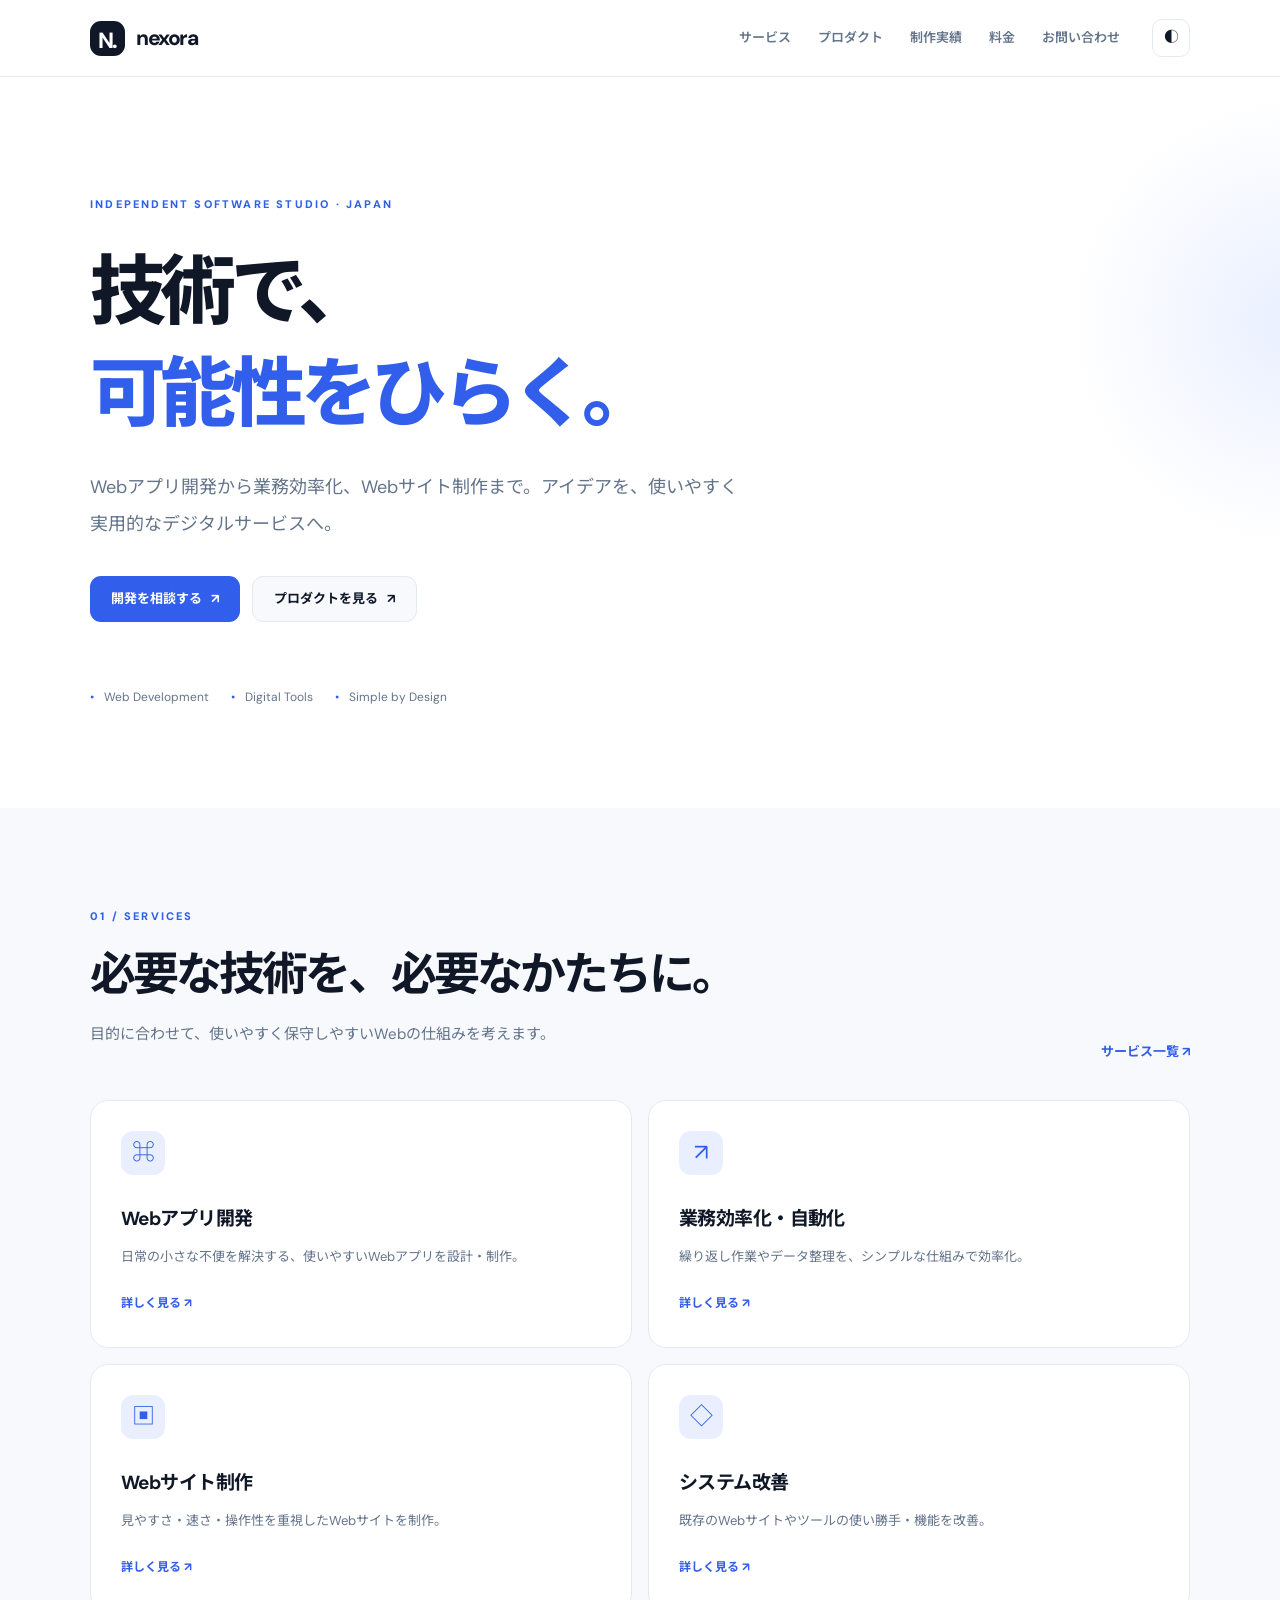
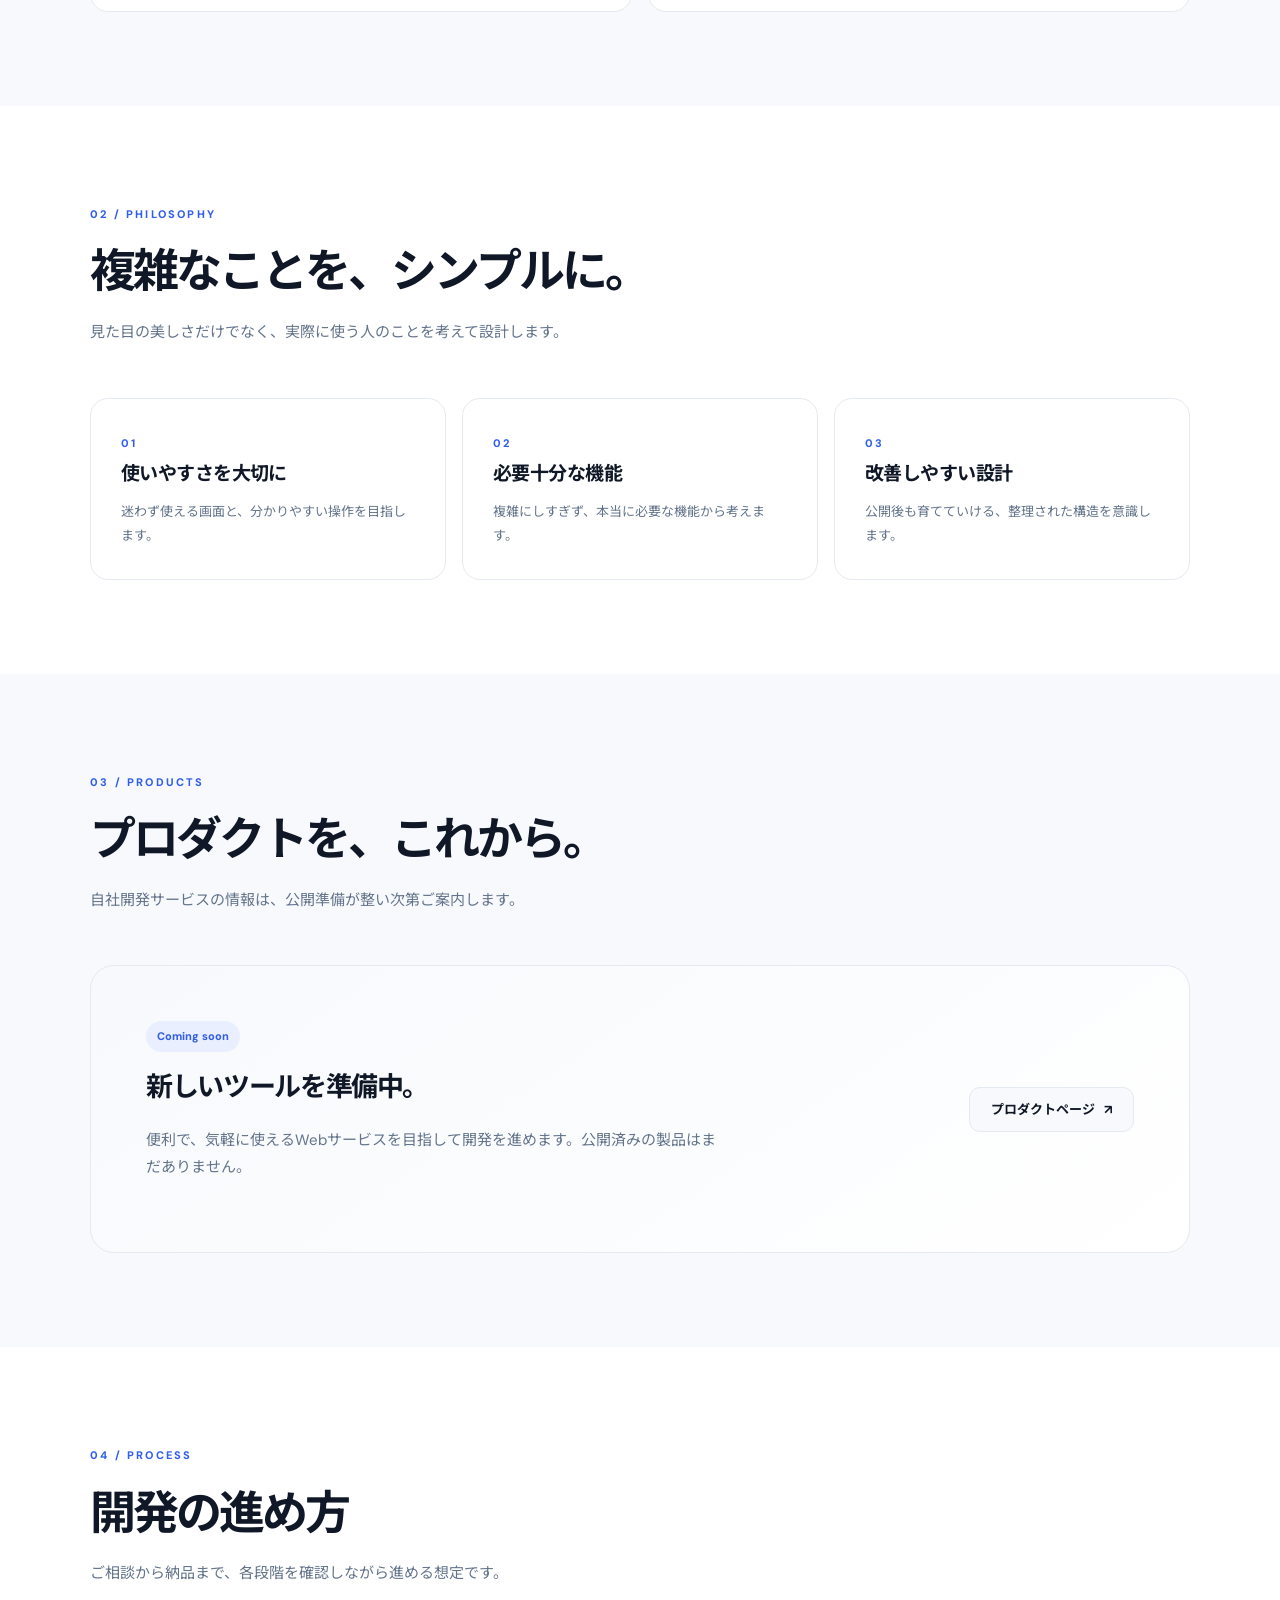
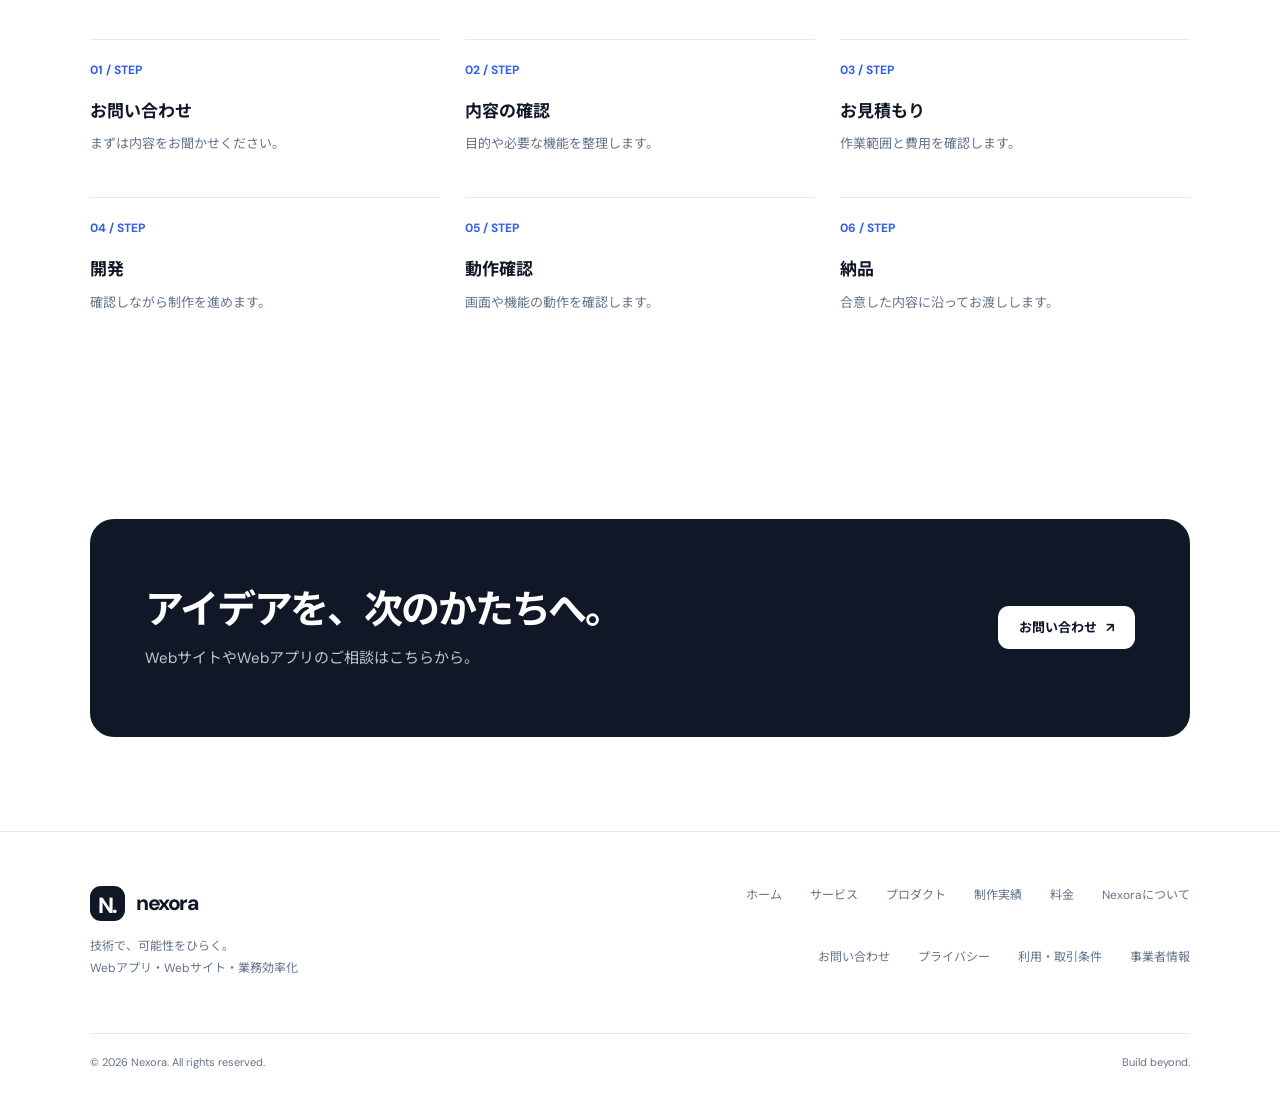
<file: index.html>
<!doctype html><html lang="ja"><head><meta charset="UTF-8"><meta name="viewport" content="width=device-width, initial-scale=1"><meta name="description" content="NexoraはWebアプリ開発、業務効率化、Webサイト制作に取り組む個人開発ブランドです。"><meta name="robots" content="noindex,nofollow"><meta name="theme-color" content="#101827"><title>ホーム | Nexora</title><link rel="icon" href="assets/favicon.svg" type="image/svg+xml"><link rel="stylesheet" href="css/style.css"><script src="js/config.js" defer></script><script src="js/main.js" defer></script></head><body><header class="topbar"><nav class="nav wrap" aria-label="メインナビゲーション"><a class="brand" href="index.html" aria-label="Nexora ホーム"><span class="mark">N.</span>nexora</a><div class="links" id="nav-links"><a href="services.html" >サービス</a><a href="products.html" >プロダクト</a><a href="works.html" >制作実績</a><a href="pricing.html" >料金</a><a href="contact.html" >お問い合わせ</a></div><div class="nav-actions"><button class="theme" type="button" data-theme-toggle aria-label="表示テーマを切り替える">◐</button><button class="menu" type="button" data-menu aria-expanded="false" aria-controls="nav-links" aria-label="メニューを開く">☰</button></div></nav></header><main id="main"><section class="hero"><div class="wrap"><span class="eyebrow">Independent software studio · Japan</span><h1>技術で、<br><em>可能性をひらく。</em></h1><p class="lead">Webアプリ開発から業務効率化、Webサイト制作まで。アイデアを、使いやすく実用的なデジタルサービスへ。</p><div class="hero-buttons"><a class="button blue" href="contact.html">開発を相談する <span aria-hidden="true">↗</span></a><a class="button secondary" href="products.html">プロダクトを見る <span aria-hidden="true">↗</span></a></div><div class="hero-meta"><span>Web Development</span><span>Digital Tools</span><span>Simple by Design</span></div></div></section><section class="section soft"><div class="wrap"><div class="section-head"><div><span class="eyebrow">01 / Services</span><h2>必要な技術を、必要なかたちに。</h2><p class="section-desc">目的に合わせて、使いやすく保守しやすいWebの仕組みを考えます。</p></div><a class="text-link" href="services.html">サービス一覧 ↗</a></div><div class="grid"><a class="card" href="services.html"><span class="symbol" aria-hidden="true">⌘</span><h3>Webアプリ開発</h3><p>日常の小さな不便を解決する、使いやすいWebアプリを設計・制作。</p><span class="more">詳しく見る ↗</span></a><a class="card" href="services.html"><span class="symbol" aria-hidden="true">↗</span><h3>業務効率化・自動化</h3><p>繰り返し作業やデータ整理を、シンプルな仕組みで効率化。</p><span class="more">詳しく見る ↗</span></a><a class="card" href="services.html"><span class="symbol" aria-hidden="true">▣</span><h3>Webサイト制作</h3><p>見やすさ・速さ・操作性を重視したWebサイトを制作。</p><span class="more">詳しく見る ↗</span></a><a class="card" href="services.html"><span class="symbol" aria-hidden="true">◇</span><h3>システム改善</h3><p>既存のWebサイトやツールの使い勝手・機能を改善。</p><span class="more">詳しく見る ↗</span></a></div></div></section><section class="section "><div class="wrap"><div class="section-head"><div><span class="eyebrow">02 / Philosophy</span><h2>複雑なことを、シンプルに。</h2><p class="section-desc">見た目の美しさだけでなく、実際に使う人のことを考えて設計します。</p></div></div><div class="grid three"><div class="card"><span class="eyebrow">01</span><h3>使いやすさを大切に</h3><p>迷わず使える画面と、分かりやすい操作を目指します。</p></div><div class="card"><span class="eyebrow">02</span><h3>必要十分な機能</h3><p>複雑にしすぎず、本当に必要な機能から考えます。</p></div><div class="card"><span class="eyebrow">03</span><h3>改善しやすい設計</h3><p>公開後も育てていける、整理された構造を意識します。</p></div></div></div></section><section class="section soft"><div class="wrap"><div class="section-head"><div><span class="eyebrow">03 / Products</span><h2>プロダクトを、これから。</h2><p class="section-desc">自社開発サービスの情報は、公開準備が整い次第ご案内します。</p></div></div><div class="showcase"><div><span class="pill">Coming soon</span><h3>新しいツールを準備中。</h3><p>便利で、気軽に使えるWebサービスを目指して開発を進めます。公開済みの製品はまだありません。</p></div><a class="button secondary" href="products.html">プロダクトページ <span aria-hidden="true">↗</span></a></div></div></section><section class="section "><div class="wrap"><div class="section-head"><div><span class="eyebrow">04 / Process</span><h2>開発の進め方</h2><p class="section-desc">ご相談から納品まで、各段階を確認しながら進める想定です。</p></div></div><div class="steps"><div class="step"><b>01 / STEP</b><h3>お問い合わせ</h3><p>まずは内容をお聞かせください。</p></div><div class="step"><b>02 / STEP</b><h3>内容の確認</h3><p>目的や必要な機能を整理します。</p></div><div class="step"><b>03 / STEP</b><h3>お見積もり</h3><p>作業範囲と費用を確認します。</p></div><div class="step"><b>04 / STEP</b><h3>開発</h3><p>確認しながら制作を進めます。</p></div><div class="step"><b>05 / STEP</b><h3>動作確認</h3><p>画面や機能の動作を確認します。</p></div><div class="step"><b>06 / STEP</b><h3>納品</h3><p>合意した内容に沿ってお渡しします。</p></div></div></div></section><section class="section"><div class="wrap"><div class="cta"><div><h2>アイデアを、次のかたちへ。</h2><p>WebサイトやWebアプリのご相談はこちらから。</p></div><a class="button " href="contact.html">お問い合わせ <span aria-hidden="true">↗</span></a></div></div></section></main><footer class="footer"><div class="wrap"><div class="footer-top"><div><a class="brand" href="index.html"><span class="mark">N.</span>nexora</a><p>技術で、可能性をひらく。<br>Webアプリ・Webサイト・業務効率化</p><a data-x-link href="#" class="text-link">X公式アカウント ↗</a></div><div class="footer-links"><a href="index.html">ホーム</a><a href="services.html">サービス</a><a href="products.html">プロダクト</a><a href="works.html">制作実績</a><a href="pricing.html">料金</a><a href="about.html">Nexoraについて</a><a href="contact.html">お問い合わせ</a><a href="privacy.html">プライバシー</a><a href="terms.html">利用・取引条件</a><a href="legal.html">事業者情報</a></div></div><div class="footer-bottom"><span>© 2026 Nexora. All rights reserved.</span><span>Build beyond.</span></div></div></footer></body></html>
</file>
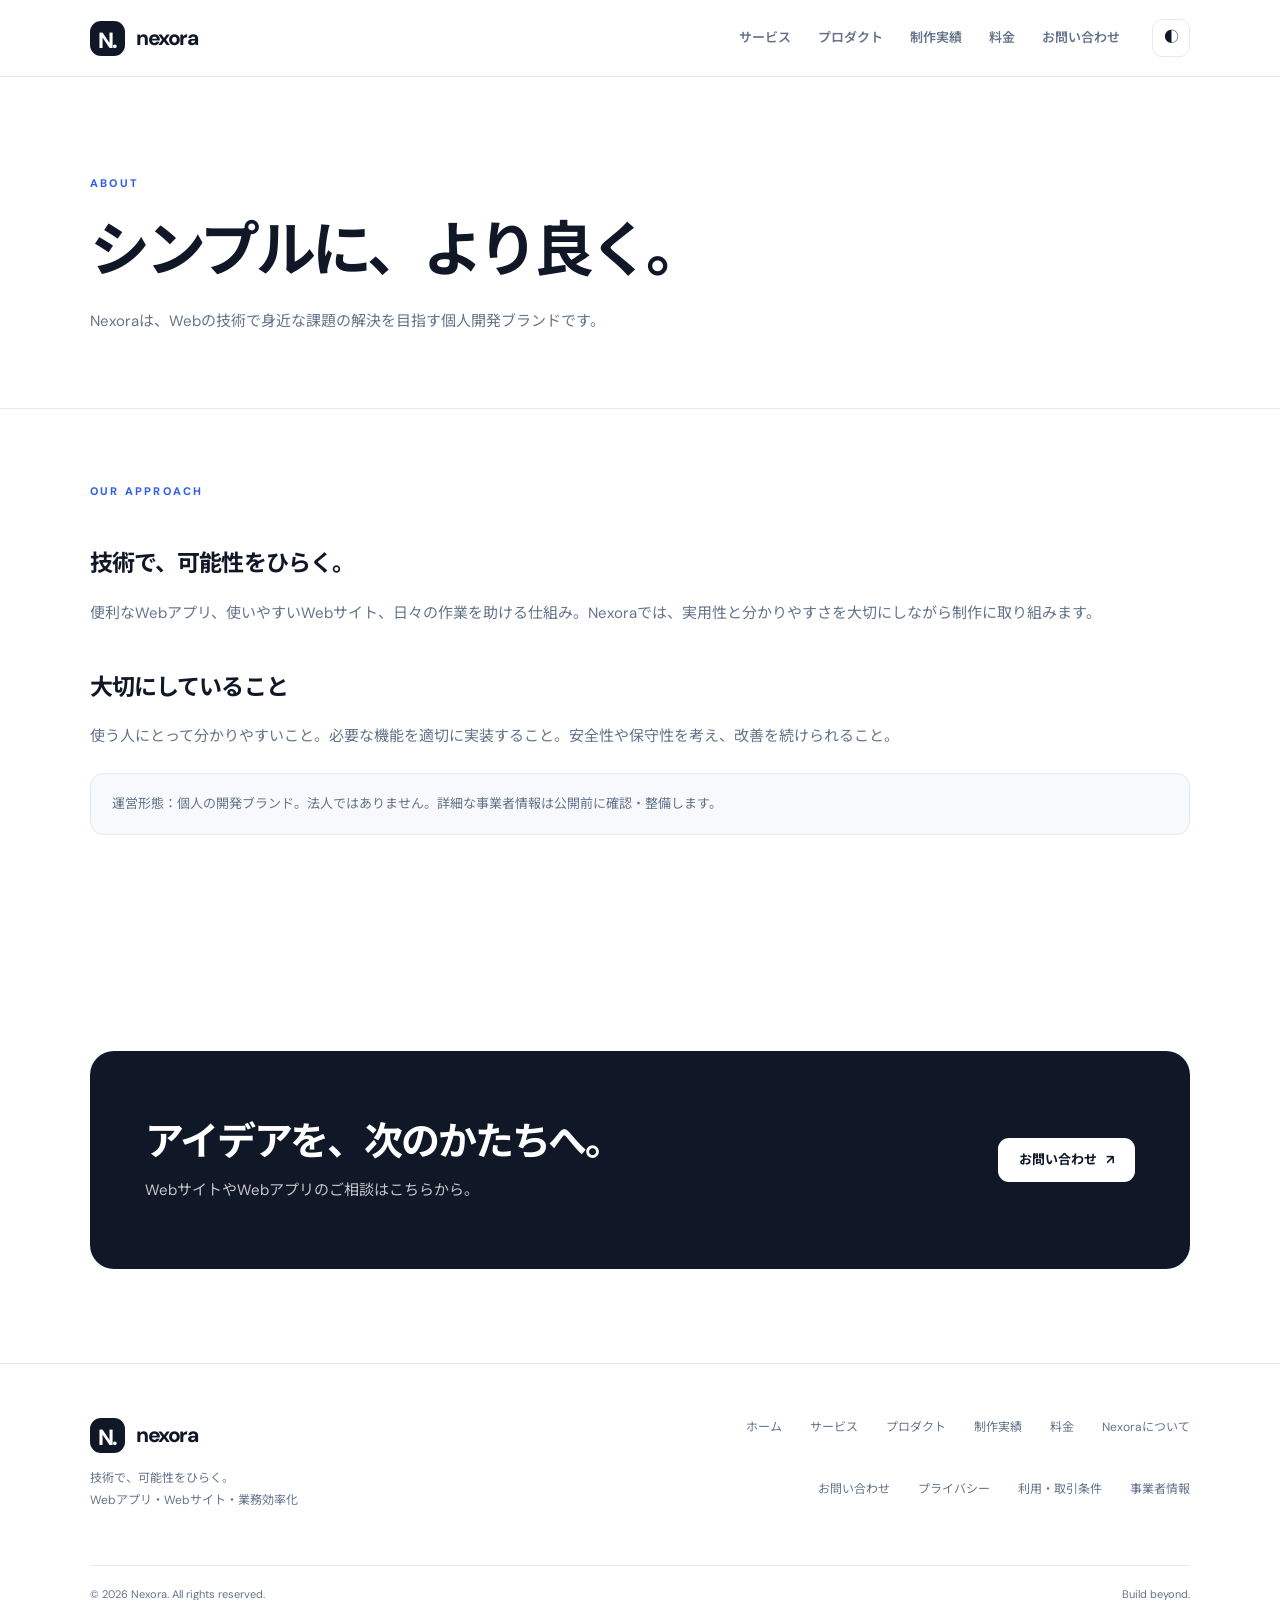
<file: about.html>
<!doctype html><html lang="ja"><head><meta charset="UTF-8"><meta name="viewport" content="width=device-width, initial-scale=1"><meta name="description" content="Nexoraの理念と活動内容。"><meta name="robots" content="noindex,nofollow"><meta name="theme-color" content="#101827"><title>Nexoraについて | Nexora</title><link rel="icon" href="assets/favicon.svg" type="image/svg+xml"><link rel="stylesheet" href="css/style.css"><script src="js/config.js" defer></script><script src="js/main.js" defer></script></head><body><header class="topbar"><nav class="nav wrap" aria-label="メインナビゲーション"><a class="brand" href="index.html" aria-label="Nexora ホーム"><span class="mark">N.</span>nexora</a><div class="links" id="nav-links"><a href="services.html" >サービス</a><a href="products.html" >プロダクト</a><a href="works.html" >制作実績</a><a href="pricing.html" >料金</a><a href="contact.html" >お問い合わせ</a></div><div class="nav-actions"><button class="theme" type="button" data-theme-toggle aria-label="表示テーマを切り替える">◐</button><button class="menu" type="button" data-menu aria-expanded="false" aria-controls="nav-links" aria-label="メニューを開く">☰</button></div></nav></header><main id="main"><section class="page-head"><div class="wrap"><span class="eyebrow">About</span><h1>シンプルに、より良く。</h1><p>Nexoraは、Webの技術で身近な課題の解決を目指す個人開発ブランドです。</p></div></section><section class="content"><div class="wrap"><span class="eyebrow">Our approach</span><h2>技術で、可能性をひらく。</h2><p>便利なWebアプリ、使いやすいWebサイト、日々の作業を助ける仕組み。Nexoraでは、実用性と分かりやすさを大切にしながら制作に取り組みます。</p><h2>大切にしていること</h2><p>使う人にとって分かりやすいこと。必要な機能を適切に実装すること。安全性や保守性を考え、改善を続けられること。</p><div class="notice">運営形態：個人の開発ブランド。法人ではありません。詳細な事業者情報は公開前に確認・整備します。</div></div></section><section class="section"><div class="wrap"><div class="cta"><div><h2>アイデアを、次のかたちへ。</h2><p>WebサイトやWebアプリのご相談はこちらから。</p></div><a class="button " href="contact.html">お問い合わせ <span aria-hidden="true">↗</span></a></div></div></section></main><footer class="footer"><div class="wrap"><div class="footer-top"><div><a class="brand" href="index.html"><span class="mark">N.</span>nexora</a><p>技術で、可能性をひらく。<br>Webアプリ・Webサイト・業務効率化</p><a data-x-link href="#" class="text-link">X公式アカウント ↗</a></div><div class="footer-links"><a href="index.html">ホーム</a><a href="services.html">サービス</a><a href="products.html">プロダクト</a><a href="works.html">制作実績</a><a href="pricing.html">料金</a><a href="about.html">Nexoraについて</a><a href="contact.html">お問い合わせ</a><a href="privacy.html">プライバシー</a><a href="terms.html">利用・取引条件</a><a href="legal.html">事業者情報</a></div></div><div class="footer-bottom"><span>© 2026 Nexora. All rights reserved.</span><span>Build beyond.</span></div></div></footer></body></html>
</file>
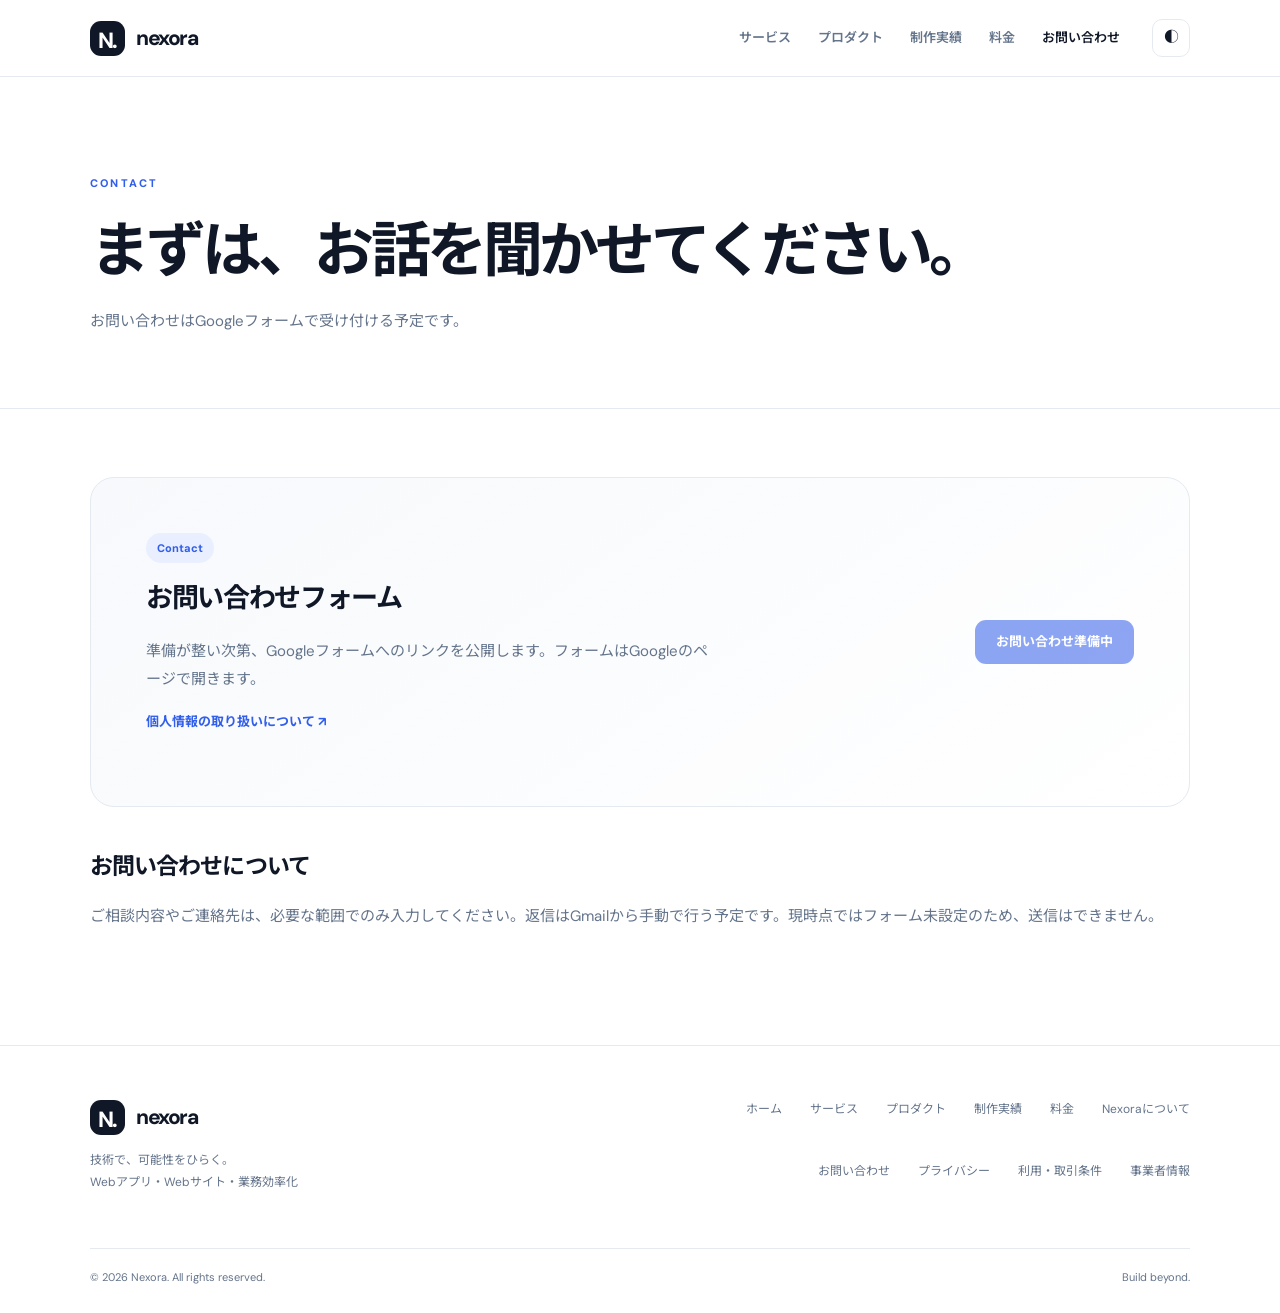
<file: contact.html>
<!doctype html><html lang="ja"><head><meta charset="UTF-8"><meta name="viewport" content="width=device-width, initial-scale=1"><meta name="description" content="Nexoraへのお問い合わせ。"><meta name="robots" content="noindex,nofollow"><meta name="theme-color" content="#101827"><title>お問い合わせ | Nexora</title><link rel="icon" href="assets/favicon.svg" type="image/svg+xml"><link rel="stylesheet" href="css/style.css"><script src="js/config.js" defer></script><script src="js/main.js" defer></script></head><body><header class="topbar"><nav class="nav wrap" aria-label="メインナビゲーション"><a class="brand" href="index.html" aria-label="Nexora ホーム"><span class="mark">N.</span>nexora</a><div class="links" id="nav-links"><a href="services.html" >サービス</a><a href="products.html" >プロダクト</a><a href="works.html" >制作実績</a><a href="pricing.html" >料金</a><a href="contact.html" aria-current=page>お問い合わせ</a></div><div class="nav-actions"><button class="theme" type="button" data-theme-toggle aria-label="表示テーマを切り替える">◐</button><button class="menu" type="button" data-menu aria-expanded="false" aria-controls="nav-links" aria-label="メニューを開く">☰</button></div></nav></header><main id="main"><section class="page-head"><div class="wrap"><span class="eyebrow">Contact</span><h1>まずは、お話を聞かせてください。</h1><p>お問い合わせはGoogleフォームで受け付ける予定です。</p></div></section><section class="content"><div class="wrap"><div class="showcase"><div><span class="pill">Contact</span><h3>お問い合わせフォーム</h3><p>準備が整い次第、Googleフォームへのリンクを公開します。フォームはGoogleのページで開きます。</p><p><a class="text-link" href="privacy.html">個人情報の取り扱いについて ↗</a></p></div><a class="button blue" data-contact-link>お問い合わせ準備中</a></div><h2>お問い合わせについて</h2><p>ご相談内容やご連絡先は、必要な範囲でのみ入力してください。返信はGmailから手動で行う予定です。現時点ではフォーム未設定のため、送信はできません。</p></div></section></main><footer class="footer"><div class="wrap"><div class="footer-top"><div><a class="brand" href="index.html"><span class="mark">N.</span>nexora</a><p>技術で、可能性をひらく。<br>Webアプリ・Webサイト・業務効率化</p><a data-x-link href="#" class="text-link">X公式アカウント ↗</a></div><div class="footer-links"><a href="index.html">ホーム</a><a href="services.html">サービス</a><a href="products.html">プロダクト</a><a href="works.html">制作実績</a><a href="pricing.html">料金</a><a href="about.html">Nexoraについて</a><a href="contact.html">お問い合わせ</a><a href="privacy.html">プライバシー</a><a href="terms.html">利用・取引条件</a><a href="legal.html">事業者情報</a></div></div><div class="footer-bottom"><span>© 2026 Nexora. All rights reserved.</span><span>Build beyond.</span></div></div></footer></body></html>
</file>
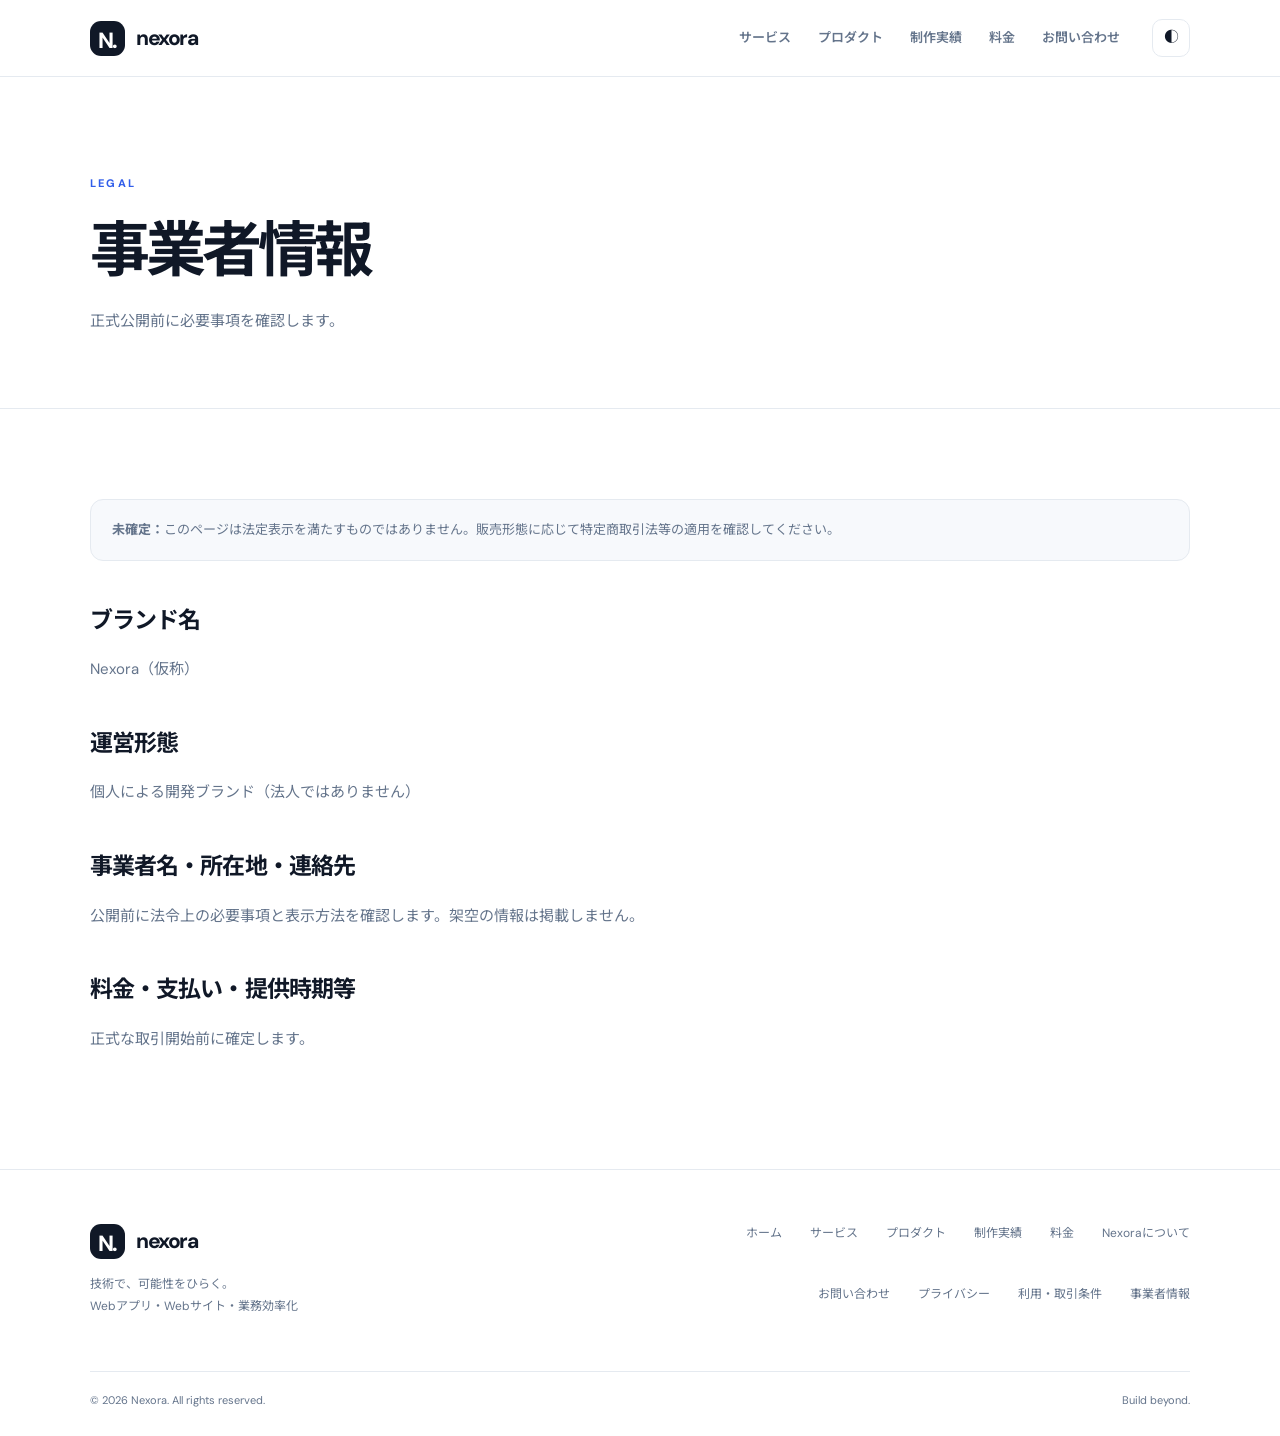
<file: legal.html>
<!doctype html><html lang="ja"><head><meta charset="UTF-8"><meta name="viewport" content="width=device-width, initial-scale=1"><meta name="description" content="Nexoraの事業者情報。"><meta name="robots" content="noindex,nofollow"><meta name="theme-color" content="#101827"><title>事業者情報 | Nexora</title><link rel="icon" href="assets/favicon.svg" type="image/svg+xml"><link rel="stylesheet" href="css/style.css"><script src="js/config.js" defer></script><script src="js/main.js" defer></script></head><body><header class="topbar"><nav class="nav wrap" aria-label="メインナビゲーション"><a class="brand" href="index.html" aria-label="Nexora ホーム"><span class="mark">N.</span>nexora</a><div class="links" id="nav-links"><a href="services.html" >サービス</a><a href="products.html" >プロダクト</a><a href="works.html" >制作実績</a><a href="pricing.html" >料金</a><a href="contact.html" >お問い合わせ</a></div><div class="nav-actions"><button class="theme" type="button" data-theme-toggle aria-label="表示テーマを切り替える">◐</button><button class="menu" type="button" data-menu aria-expanded="false" aria-controls="nav-links" aria-label="メニューを開く">☰</button></div></nav></header><main id="main"><section class="page-head"><div class="wrap"><span class="eyebrow">Legal</span><h1>事業者情報</h1><p>正式公開前に必要事項を確認します。</p></div></section><section class="content"><div class="wrap"><div class="notice"><strong>未確定：</strong>このページは法定表示を満たすものではありません。販売形態に応じて特定商取引法等の適用を確認してください。</div><h2>ブランド名</h2><p>Nexora（仮称）</p><h2>運営形態</h2><p>個人による開発ブランド（法人ではありません）</p><h2>事業者名・所在地・連絡先</h2><p>公開前に法令上の必要事項と表示方法を確認します。架空の情報は掲載しません。</p><h2>料金・支払い・提供時期等</h2><p>正式な取引開始前に確定します。</p></div></section></main><footer class="footer"><div class="wrap"><div class="footer-top"><div><a class="brand" href="index.html"><span class="mark">N.</span>nexora</a><p>技術で、可能性をひらく。<br>Webアプリ・Webサイト・業務効率化</p><a data-x-link href="#" class="text-link">X公式アカウント ↗</a></div><div class="footer-links"><a href="index.html">ホーム</a><a href="services.html">サービス</a><a href="products.html">プロダクト</a><a href="works.html">制作実績</a><a href="pricing.html">料金</a><a href="about.html">Nexoraについて</a><a href="contact.html">お問い合わせ</a><a href="privacy.html">プライバシー</a><a href="terms.html">利用・取引条件</a><a href="legal.html">事業者情報</a></div></div><div class="footer-bottom"><span>© 2026 Nexora. All rights reserved.</span><span>Build beyond.</span></div></div></footer></body></html>
</file>
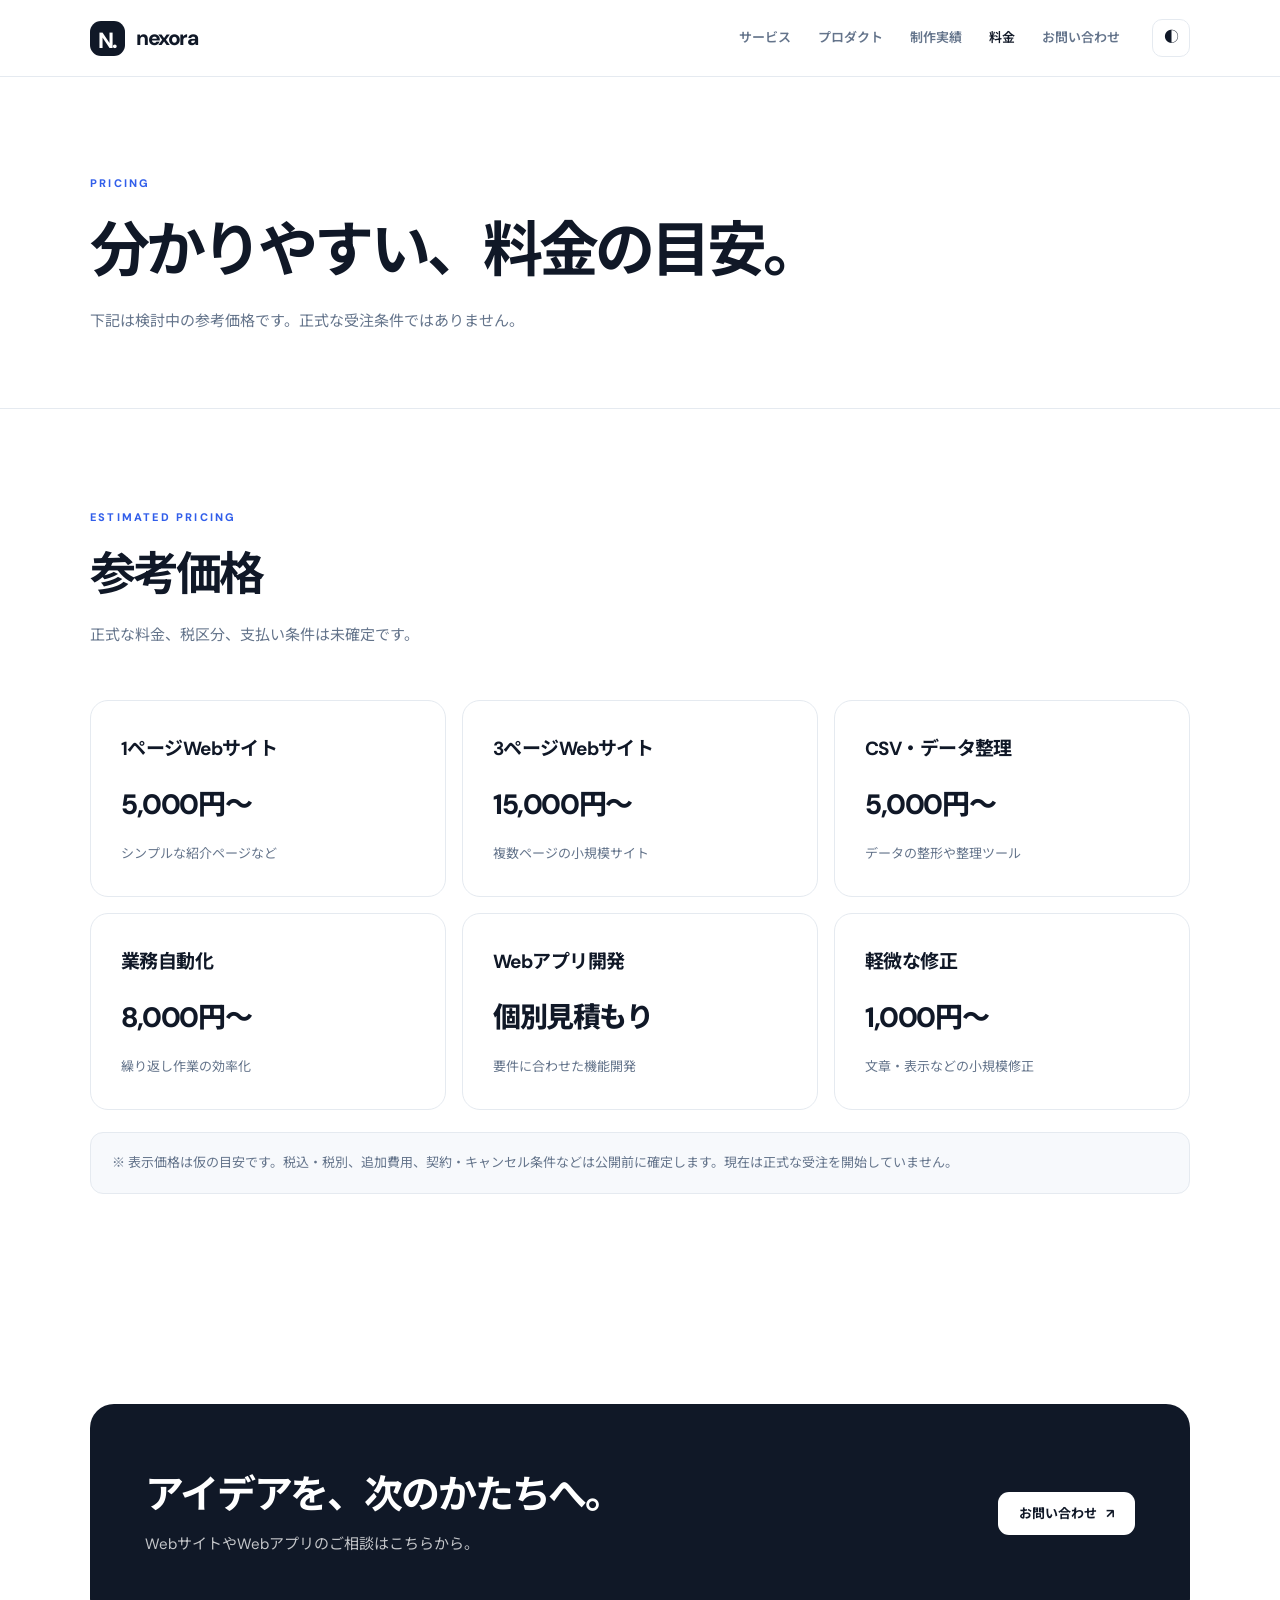
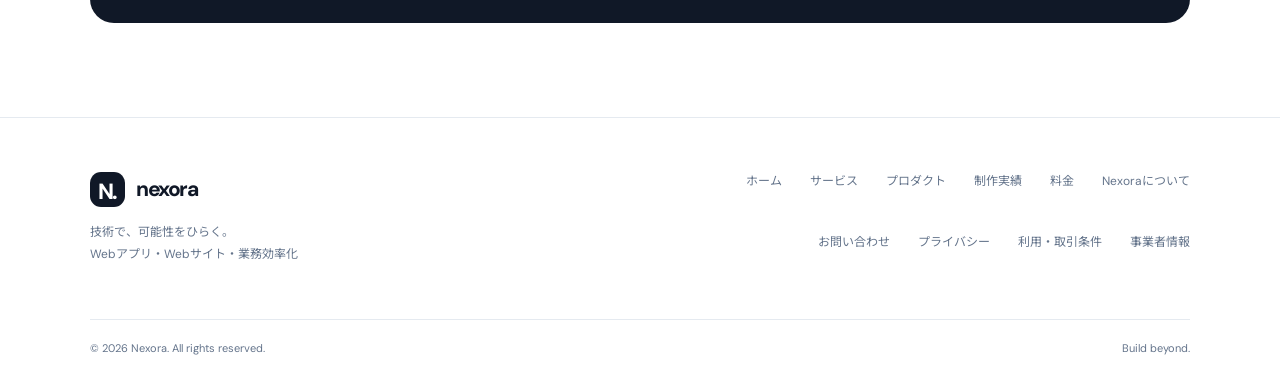
<file: pricing.html>
<!doctype html><html lang="ja"><head><meta charset="UTF-8"><meta name="viewport" content="width=device-width, initial-scale=1"><meta name="description" content="Nexoraの制作料金案内。"><meta name="robots" content="noindex,nofollow"><meta name="theme-color" content="#101827"><title>料金 | Nexora</title><link rel="icon" href="assets/favicon.svg" type="image/svg+xml"><link rel="stylesheet" href="css/style.css"><script src="js/config.js" defer></script><script src="js/main.js" defer></script></head><body><header class="topbar"><nav class="nav wrap" aria-label="メインナビゲーション"><a class="brand" href="index.html" aria-label="Nexora ホーム"><span class="mark">N.</span>nexora</a><div class="links" id="nav-links"><a href="services.html" >サービス</a><a href="products.html" >プロダクト</a><a href="works.html" >制作実績</a><a href="pricing.html" aria-current=page>料金</a><a href="contact.html" >お問い合わせ</a></div><div class="nav-actions"><button class="theme" type="button" data-theme-toggle aria-label="表示テーマを切り替える">◐</button><button class="menu" type="button" data-menu aria-expanded="false" aria-controls="nav-links" aria-label="メニューを開く">☰</button></div></nav></header><main id="main"><section class="page-head"><div class="wrap"><span class="eyebrow">Pricing</span><h1>分かりやすい、料金の目安。</h1><p>下記は検討中の参考価格です。正式な受注条件ではありません。</p></div></section><section class="section "><div class="wrap"><div class="section-head"><div><span class="eyebrow">Estimated pricing</span><h2>参考価格</h2><p class="section-desc">正式な料金、税区分、支払い条件は未確定です。</p></div></div><div class="grid three"><div class="card"><h3>1ページWebサイト</h3><div class="price">5,000円〜</div><p>シンプルな紹介ページなど</p></div><div class="card"><h3>3ページWebサイト</h3><div class="price">15,000円〜</div><p>複数ページの小規模サイト</p></div><div class="card"><h3>CSV・データ整理</h3><div class="price">5,000円〜</div><p>データの整形や整理ツール</p></div><div class="card"><h3>業務自動化</h3><div class="price">8,000円〜</div><p>繰り返し作業の効率化</p></div><div class="card"><h3>Webアプリ開発</h3><div class="price">個別見積もり</div><p>要件に合わせた機能開発</p></div><div class="card"><h3>軽微な修正</h3><div class="price">1,000円〜</div><p>文章・表示などの小規模修正</p></div></div><div class="notice">※ 表示価格は仮の目安です。税込・税別、追加費用、契約・キャンセル条件などは公開前に確定します。現在は正式な受注を開始していません。</div></div></section><section class="section"><div class="wrap"><div class="cta"><div><h2>アイデアを、次のかたちへ。</h2><p>WebサイトやWebアプリのご相談はこちらから。</p></div><a class="button " href="contact.html">お問い合わせ <span aria-hidden="true">↗</span></a></div></div></section></main><footer class="footer"><div class="wrap"><div class="footer-top"><div><a class="brand" href="index.html"><span class="mark">N.</span>nexora</a><p>技術で、可能性をひらく。<br>Webアプリ・Webサイト・業務効率化</p><a data-x-link href="#" class="text-link">X公式アカウント ↗</a></div><div class="footer-links"><a href="index.html">ホーム</a><a href="services.html">サービス</a><a href="products.html">プロダクト</a><a href="works.html">制作実績</a><a href="pricing.html">料金</a><a href="about.html">Nexoraについて</a><a href="contact.html">お問い合わせ</a><a href="privacy.html">プライバシー</a><a href="terms.html">利用・取引条件</a><a href="legal.html">事業者情報</a></div></div><div class="footer-bottom"><span>© 2026 Nexora. All rights reserved.</span><span>Build beyond.</span></div></div></footer></body></html>
</file>
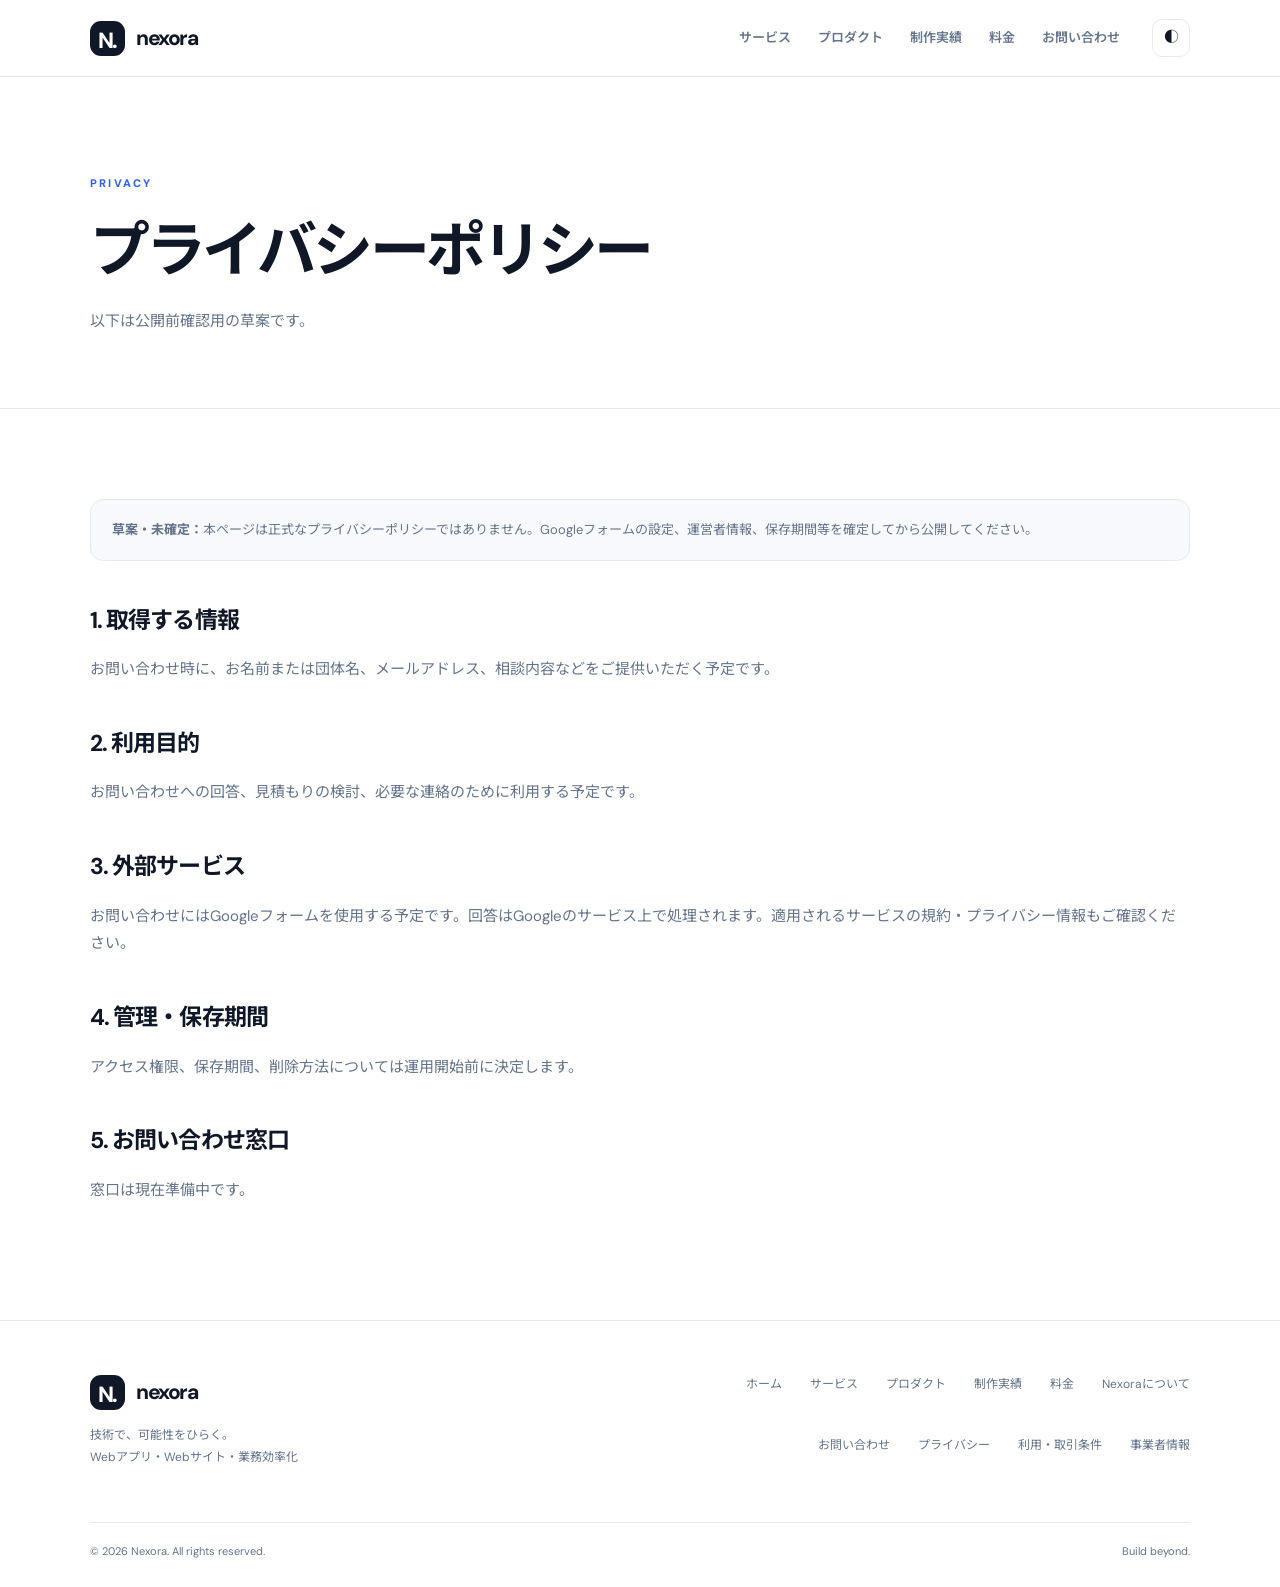
<file: privacy.html>
<!doctype html><html lang="ja"><head><meta charset="UTF-8"><meta name="viewport" content="width=device-width, initial-scale=1"><meta name="description" content="Nexoraのプライバシーポリシー草案。"><meta name="robots" content="noindex,nofollow"><meta name="theme-color" content="#101827"><title>プライバシーポリシー | Nexora</title><link rel="icon" href="assets/favicon.svg" type="image/svg+xml"><link rel="stylesheet" href="css/style.css"><script src="js/config.js" defer></script><script src="js/main.js" defer></script></head><body><header class="topbar"><nav class="nav wrap" aria-label="メインナビゲーション"><a class="brand" href="index.html" aria-label="Nexora ホーム"><span class="mark">N.</span>nexora</a><div class="links" id="nav-links"><a href="services.html" >サービス</a><a href="products.html" >プロダクト</a><a href="works.html" >制作実績</a><a href="pricing.html" >料金</a><a href="contact.html" >お問い合わせ</a></div><div class="nav-actions"><button class="theme" type="button" data-theme-toggle aria-label="表示テーマを切り替える">◐</button><button class="menu" type="button" data-menu aria-expanded="false" aria-controls="nav-links" aria-label="メニューを開く">☰</button></div></nav></header><main id="main"><section class="page-head"><div class="wrap"><span class="eyebrow">Privacy</span><h1>プライバシーポリシー</h1><p>以下は公開前確認用の草案です。</p></div></section><section class="content"><div class="wrap"><div class="notice"><strong>草案・未確定：</strong>本ページは正式なプライバシーポリシーではありません。Googleフォームの設定、運営者情報、保存期間等を確定してから公開してください。</div><h2>1. 取得する情報</h2><p>お問い合わせ時に、お名前または団体名、メールアドレス、相談内容などをご提供いただく予定です。</p><h2>2. 利用目的</h2><p>お問い合わせへの回答、見積もりの検討、必要な連絡のために利用する予定です。</p><h2>3. 外部サービス</h2><p>お問い合わせにはGoogleフォームを使用する予定です。回答はGoogleのサービス上で処理されます。適用されるサービスの規約・プライバシー情報もご確認ください。</p><h2>4. 管理・保存期間</h2><p>アクセス権限、保存期間、削除方法については運用開始前に決定します。</p><h2>5. お問い合わせ窓口</h2><p>窓口は現在準備中です。</p></div></section></main><footer class="footer"><div class="wrap"><div class="footer-top"><div><a class="brand" href="index.html"><span class="mark">N.</span>nexora</a><p>技術で、可能性をひらく。<br>Webアプリ・Webサイト・業務効率化</p><a data-x-link href="#" class="text-link">X公式アカウント ↗</a></div><div class="footer-links"><a href="index.html">ホーム</a><a href="services.html">サービス</a><a href="products.html">プロダクト</a><a href="works.html">制作実績</a><a href="pricing.html">料金</a><a href="about.html">Nexoraについて</a><a href="contact.html">お問い合わせ</a><a href="privacy.html">プライバシー</a><a href="terms.html">利用・取引条件</a><a href="legal.html">事業者情報</a></div></div><div class="footer-bottom"><span>© 2026 Nexora. All rights reserved.</span><span>Build beyond.</span></div></div></footer></body></html>
</file>
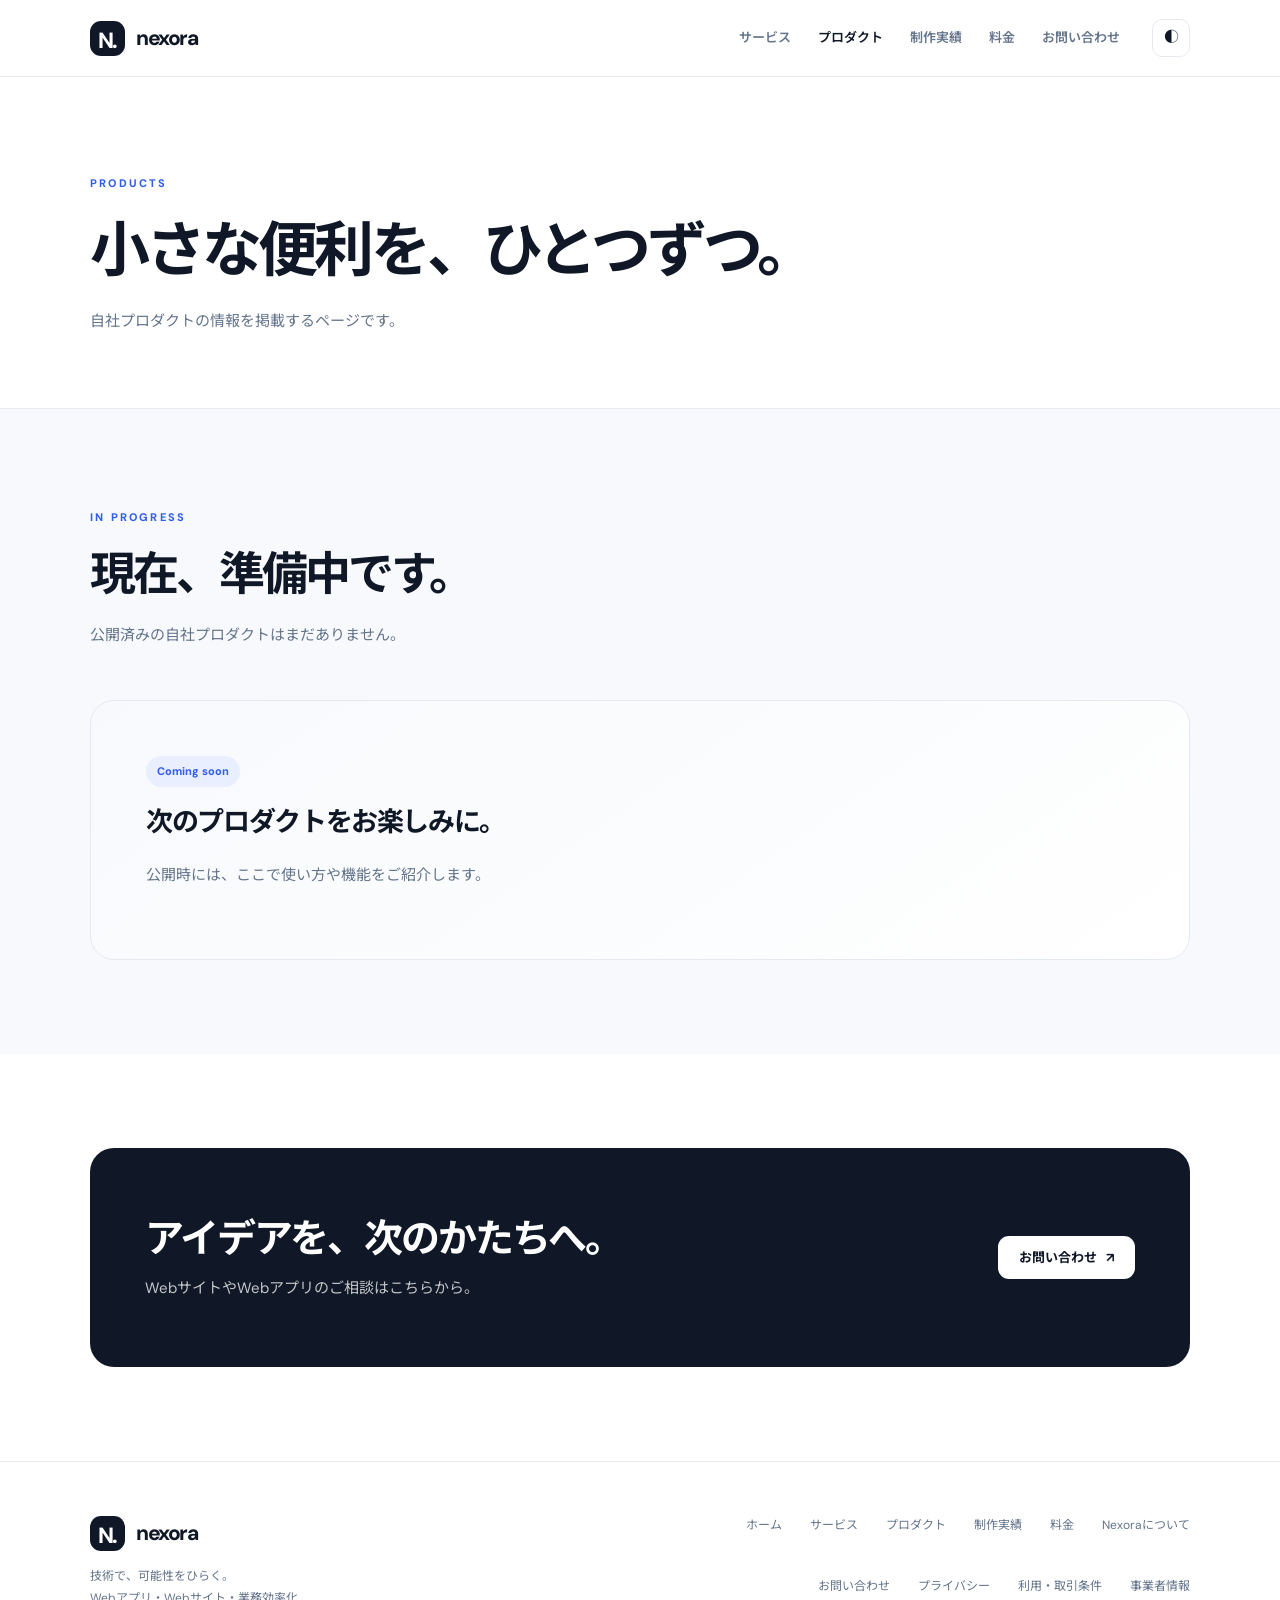
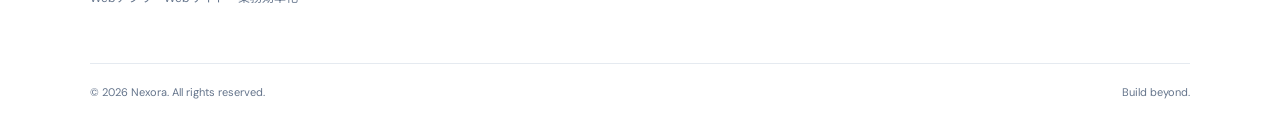
<file: products.html>
<!doctype html><html lang="ja"><head><meta charset="UTF-8"><meta name="viewport" content="width=device-width, initial-scale=1"><meta name="description" content="Nexoraの自社開発Webサービス。"><meta name="robots" content="noindex,nofollow"><meta name="theme-color" content="#101827"><title>プロダクト | Nexora</title><link rel="icon" href="assets/favicon.svg" type="image/svg+xml"><link rel="stylesheet" href="css/style.css"><script src="js/config.js" defer></script><script src="js/main.js" defer></script></head><body><header class="topbar"><nav class="nav wrap" aria-label="メインナビゲーション"><a class="brand" href="index.html" aria-label="Nexora ホーム"><span class="mark">N.</span>nexora</a><div class="links" id="nav-links"><a href="services.html" >サービス</a><a href="products.html" aria-current=page>プロダクト</a><a href="works.html" >制作実績</a><a href="pricing.html" >料金</a><a href="contact.html" >お問い合わせ</a></div><div class="nav-actions"><button class="theme" type="button" data-theme-toggle aria-label="表示テーマを切り替える">◐</button><button class="menu" type="button" data-menu aria-expanded="false" aria-controls="nav-links" aria-label="メニューを開く">☰</button></div></nav></header><main id="main"><section class="page-head"><div class="wrap"><span class="eyebrow">Products</span><h1>小さな便利を、ひとつずつ。</h1><p>自社プロダクトの情報を掲載するページです。</p></div></section><section class="section soft"><div class="wrap"><div class="section-head"><div><span class="eyebrow">In progress</span><h2>現在、準備中です。</h2><p class="section-desc">公開済みの自社プロダクトはまだありません。</p></div></div><div class="showcase"><div><span class="pill">Coming soon</span><h3>次のプロダクトをお楽しみに。</h3><p>公開時には、ここで使い方や機能をご紹介します。</p></div></div></div></section><section class="section"><div class="wrap"><div class="cta"><div><h2>アイデアを、次のかたちへ。</h2><p>WebサイトやWebアプリのご相談はこちらから。</p></div><a class="button " href="contact.html">お問い合わせ <span aria-hidden="true">↗</span></a></div></div></section></main><footer class="footer"><div class="wrap"><div class="footer-top"><div><a class="brand" href="index.html"><span class="mark">N.</span>nexora</a><p>技術で、可能性をひらく。<br>Webアプリ・Webサイト・業務効率化</p><a data-x-link href="#" class="text-link">X公式アカウント ↗</a></div><div class="footer-links"><a href="index.html">ホーム</a><a href="services.html">サービス</a><a href="products.html">プロダクト</a><a href="works.html">制作実績</a><a href="pricing.html">料金</a><a href="about.html">Nexoraについて</a><a href="contact.html">お問い合わせ</a><a href="privacy.html">プライバシー</a><a href="terms.html">利用・取引条件</a><a href="legal.html">事業者情報</a></div></div><div class="footer-bottom"><span>© 2026 Nexora. All rights reserved.</span><span>Build beyond.</span></div></div></footer></body></html>
</file>
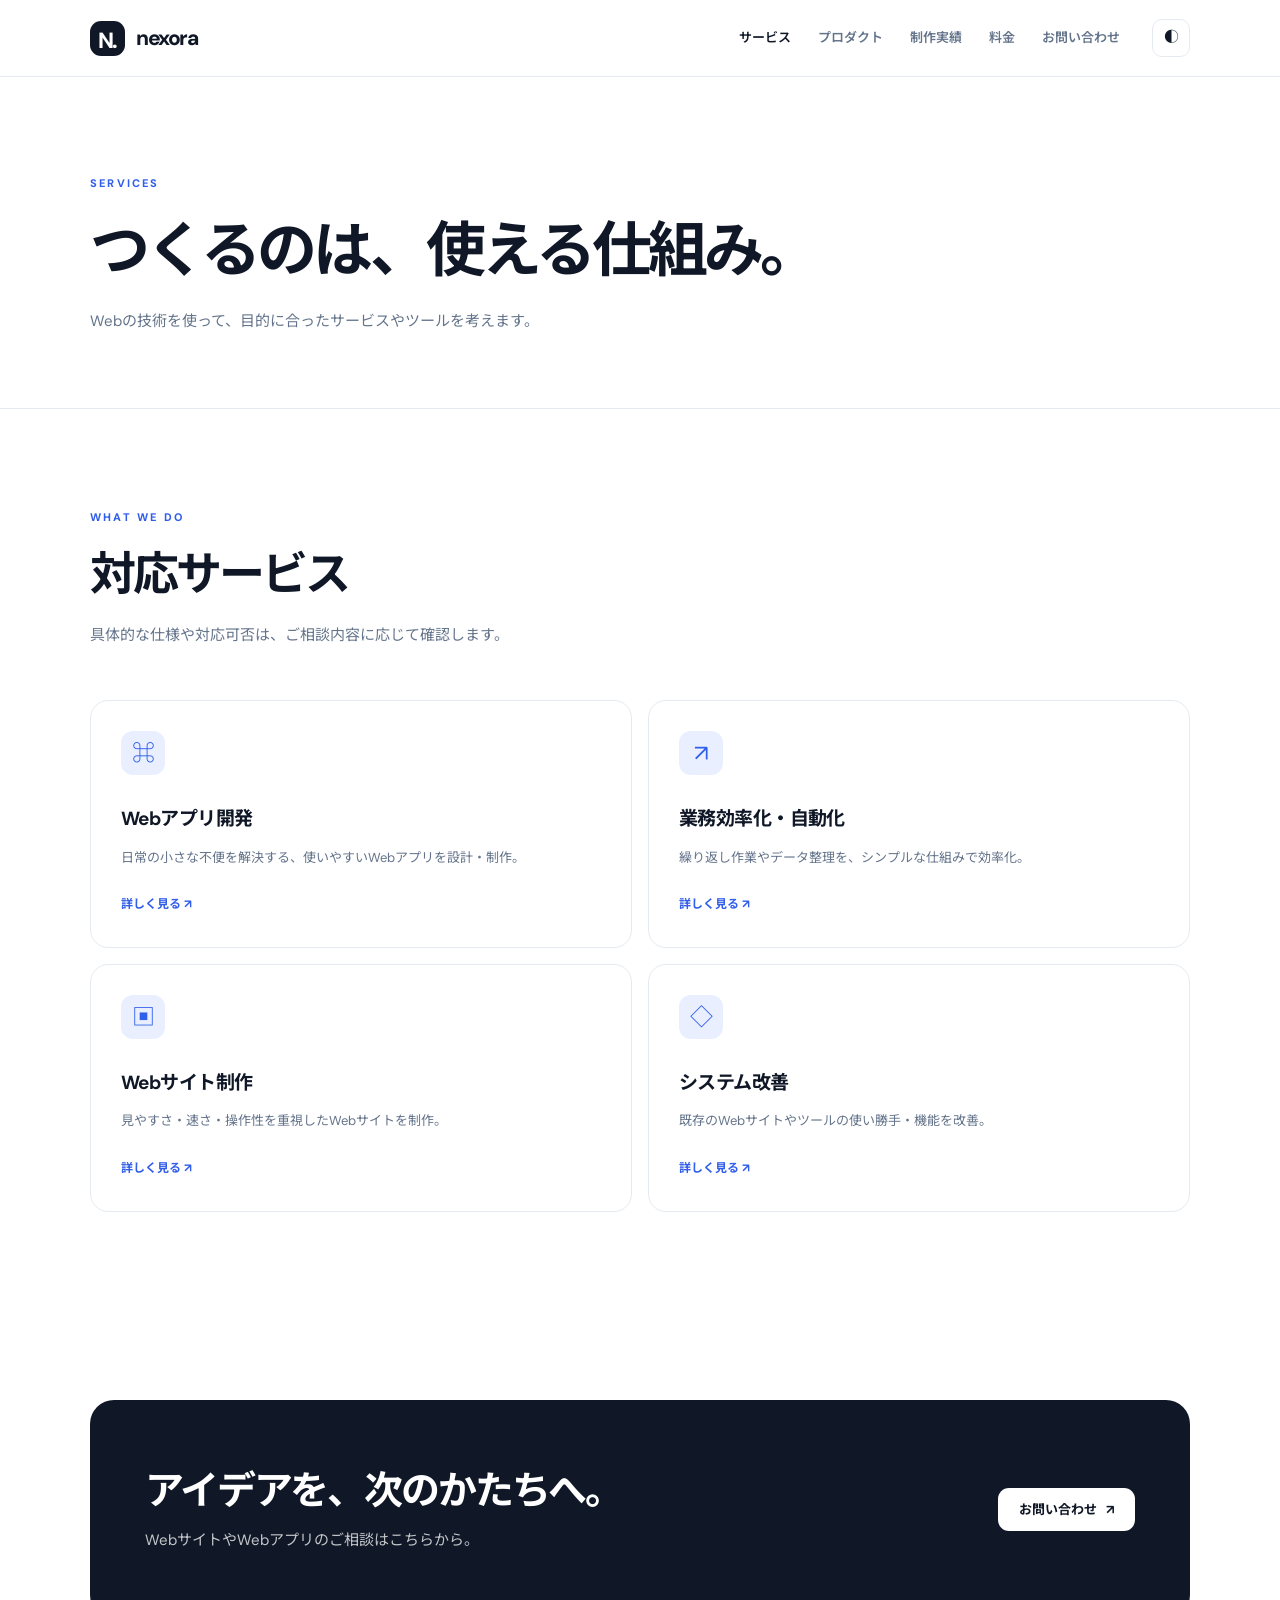
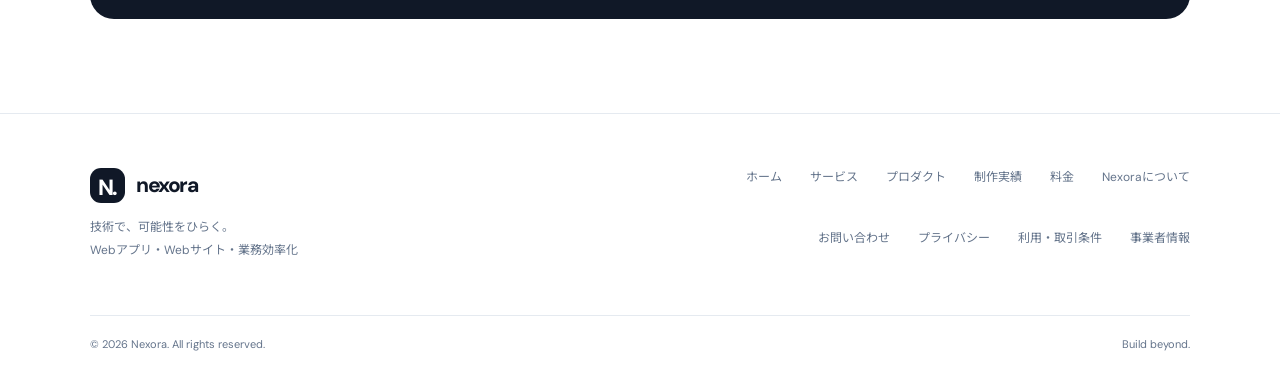
<file: services.html>
<!doctype html><html lang="ja"><head><meta charset="UTF-8"><meta name="viewport" content="width=device-width, initial-scale=1"><meta name="description" content="NexoraのWeb開発・業務効率化・Webサイト制作サービス。"><meta name="robots" content="noindex,nofollow"><meta name="theme-color" content="#101827"><title>サービス | Nexora</title><link rel="icon" href="assets/favicon.svg" type="image/svg+xml"><link rel="stylesheet" href="css/style.css"><script src="js/config.js" defer></script><script src="js/main.js" defer></script></head><body><header class="topbar"><nav class="nav wrap" aria-label="メインナビゲーション"><a class="brand" href="index.html" aria-label="Nexora ホーム"><span class="mark">N.</span>nexora</a><div class="links" id="nav-links"><a href="services.html" aria-current=page>サービス</a><a href="products.html" >プロダクト</a><a href="works.html" >制作実績</a><a href="pricing.html" >料金</a><a href="contact.html" >お問い合わせ</a></div><div class="nav-actions"><button class="theme" type="button" data-theme-toggle aria-label="表示テーマを切り替える">◐</button><button class="menu" type="button" data-menu aria-expanded="false" aria-controls="nav-links" aria-label="メニューを開く">☰</button></div></nav></header><main id="main"><section class="page-head"><div class="wrap"><span class="eyebrow">Services</span><h1>つくるのは、使える仕組み。</h1><p>Webの技術を使って、目的に合ったサービスやツールを考えます。</p></div></section><section class="section "><div class="wrap"><div class="section-head"><div><span class="eyebrow">What we do</span><h2>対応サービス</h2><p class="section-desc">具体的な仕様や対応可否は、ご相談内容に応じて確認します。</p></div></div><div class="grid"><a class="card" href="services.html"><span class="symbol" aria-hidden="true">⌘</span><h3>Webアプリ開発</h3><p>日常の小さな不便を解決する、使いやすいWebアプリを設計・制作。</p><span class="more">詳しく見る ↗</span></a><a class="card" href="services.html"><span class="symbol" aria-hidden="true">↗</span><h3>業務効率化・自動化</h3><p>繰り返し作業やデータ整理を、シンプルな仕組みで効率化。</p><span class="more">詳しく見る ↗</span></a><a class="card" href="services.html"><span class="symbol" aria-hidden="true">▣</span><h3>Webサイト制作</h3><p>見やすさ・速さ・操作性を重視したWebサイトを制作。</p><span class="more">詳しく見る ↗</span></a><a class="card" href="services.html"><span class="symbol" aria-hidden="true">◇</span><h3>システム改善</h3><p>既存のWebサイトやツールの使い勝手・機能を改善。</p><span class="more">詳しく見る ↗</span></a></div></div></section><section class="section"><div class="wrap"><div class="cta"><div><h2>アイデアを、次のかたちへ。</h2><p>WebサイトやWebアプリのご相談はこちらから。</p></div><a class="button " href="contact.html">お問い合わせ <span aria-hidden="true">↗</span></a></div></div></section></main><footer class="footer"><div class="wrap"><div class="footer-top"><div><a class="brand" href="index.html"><span class="mark">N.</span>nexora</a><p>技術で、可能性をひらく。<br>Webアプリ・Webサイト・業務効率化</p><a data-x-link href="#" class="text-link">X公式アカウント ↗</a></div><div class="footer-links"><a href="index.html">ホーム</a><a href="services.html">サービス</a><a href="products.html">プロダクト</a><a href="works.html">制作実績</a><a href="pricing.html">料金</a><a href="about.html">Nexoraについて</a><a href="contact.html">お問い合わせ</a><a href="privacy.html">プライバシー</a><a href="terms.html">利用・取引条件</a><a href="legal.html">事業者情報</a></div></div><div class="footer-bottom"><span>© 2026 Nexora. All rights reserved.</span><span>Build beyond.</span></div></div></footer></body></html>
</file>
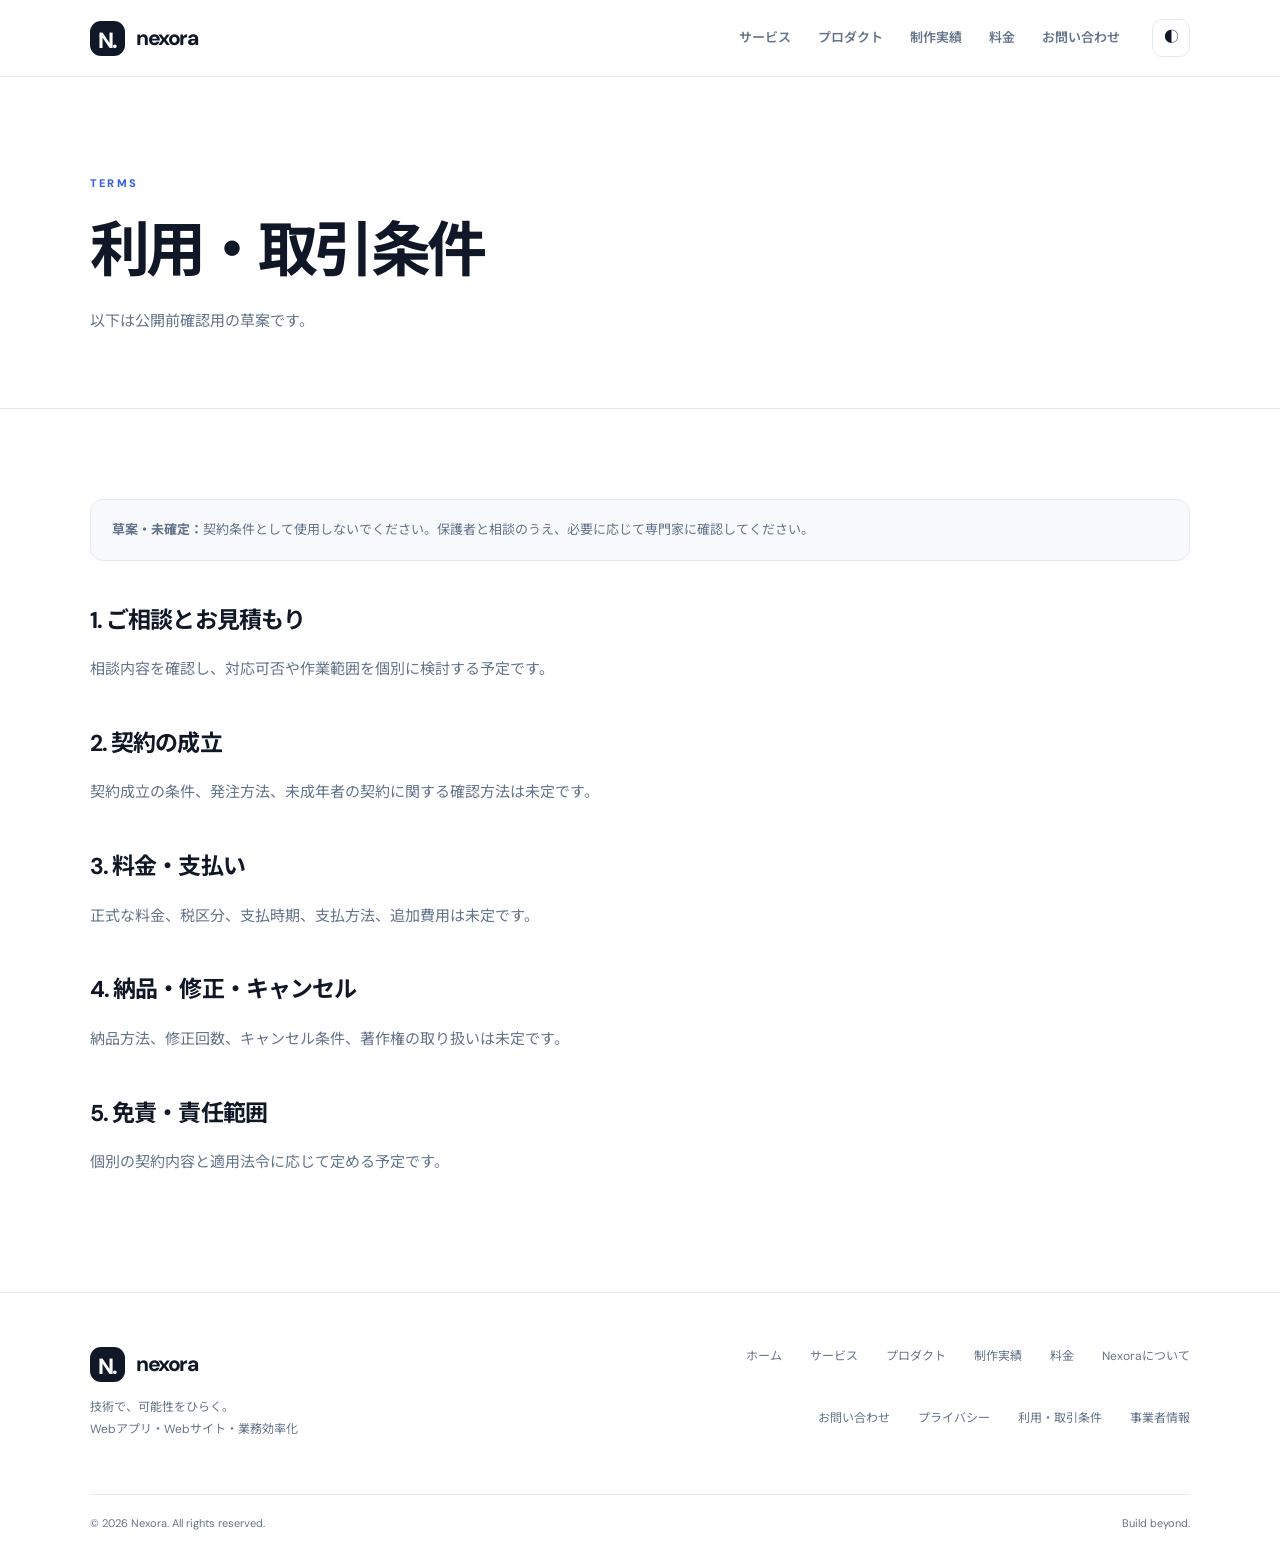
<file: terms.html>
<!doctype html><html lang="ja"><head><meta charset="UTF-8"><meta name="viewport" content="width=device-width, initial-scale=1"><meta name="description" content="Nexoraの利用・取引条件草案。"><meta name="robots" content="noindex,nofollow"><meta name="theme-color" content="#101827"><title>利用・取引条件 | Nexora</title><link rel="icon" href="assets/favicon.svg" type="image/svg+xml"><link rel="stylesheet" href="css/style.css"><script src="js/config.js" defer></script><script src="js/main.js" defer></script></head><body><header class="topbar"><nav class="nav wrap" aria-label="メインナビゲーション"><a class="brand" href="index.html" aria-label="Nexora ホーム"><span class="mark">N.</span>nexora</a><div class="links" id="nav-links"><a href="services.html" >サービス</a><a href="products.html" >プロダクト</a><a href="works.html" >制作実績</a><a href="pricing.html" >料金</a><a href="contact.html" >お問い合わせ</a></div><div class="nav-actions"><button class="theme" type="button" data-theme-toggle aria-label="表示テーマを切り替える">◐</button><button class="menu" type="button" data-menu aria-expanded="false" aria-controls="nav-links" aria-label="メニューを開く">☰</button></div></nav></header><main id="main"><section class="page-head"><div class="wrap"><span class="eyebrow">Terms</span><h1>利用・取引条件</h1><p>以下は公開前確認用の草案です。</p></div></section><section class="content"><div class="wrap"><div class="notice"><strong>草案・未確定：</strong>契約条件として使用しないでください。保護者と相談のうえ、必要に応じて専門家に確認してください。</div><h2>1. ご相談とお見積もり</h2><p>相談内容を確認し、対応可否や作業範囲を個別に検討する予定です。</p><h2>2. 契約の成立</h2><p>契約成立の条件、発注方法、未成年者の契約に関する確認方法は未定です。</p><h2>3. 料金・支払い</h2><p>正式な料金、税区分、支払時期、支払方法、追加費用は未定です。</p><h2>4. 納品・修正・キャンセル</h2><p>納品方法、修正回数、キャンセル条件、著作権の取り扱いは未定です。</p><h2>5. 免責・責任範囲</h2><p>個別の契約内容と適用法令に応じて定める予定です。</p></div></section></main><footer class="footer"><div class="wrap"><div class="footer-top"><div><a class="brand" href="index.html"><span class="mark">N.</span>nexora</a><p>技術で、可能性をひらく。<br>Webアプリ・Webサイト・業務効率化</p><a data-x-link href="#" class="text-link">X公式アカウント ↗</a></div><div class="footer-links"><a href="index.html">ホーム</a><a href="services.html">サービス</a><a href="products.html">プロダクト</a><a href="works.html">制作実績</a><a href="pricing.html">料金</a><a href="about.html">Nexoraについて</a><a href="contact.html">お問い合わせ</a><a href="privacy.html">プライバシー</a><a href="terms.html">利用・取引条件</a><a href="legal.html">事業者情報</a></div></div><div class="footer-bottom"><span>© 2026 Nexora. All rights reserved.</span><span>Build beyond.</span></div></div></footer></body></html>
</file>
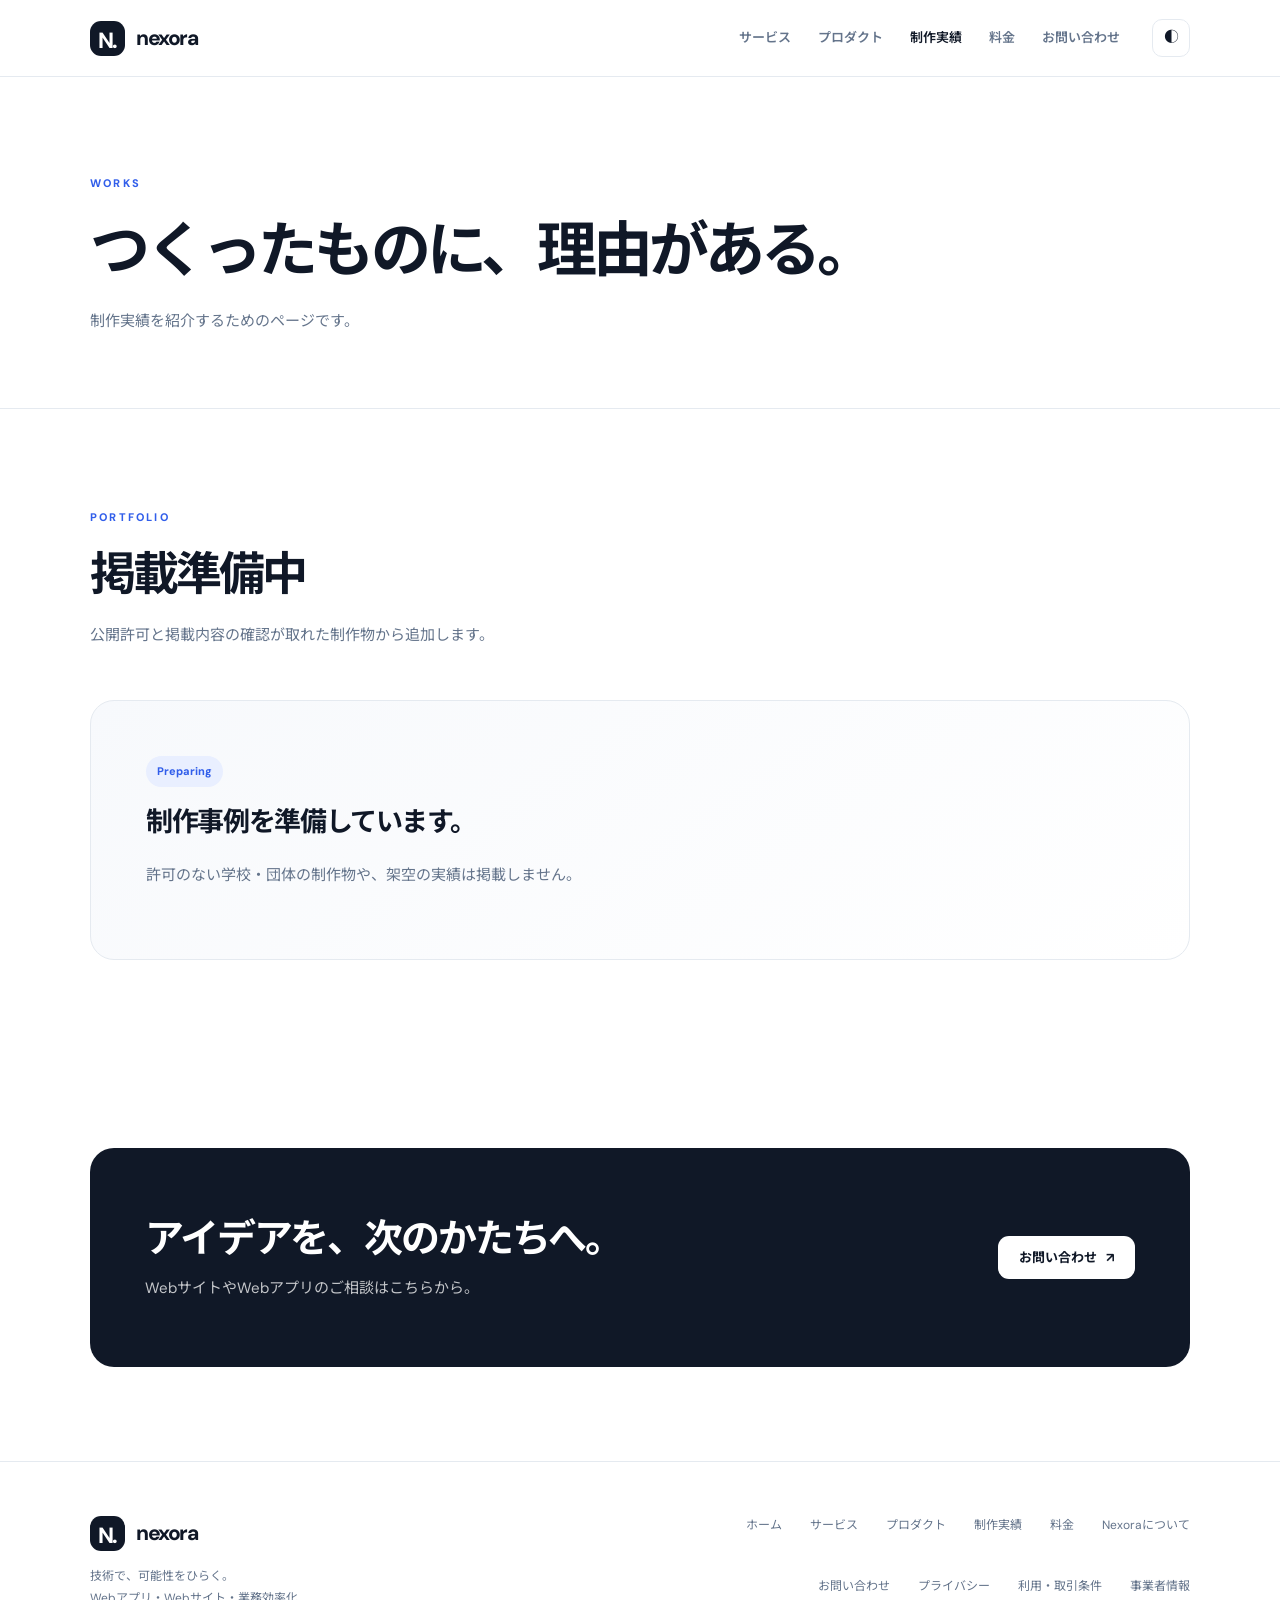
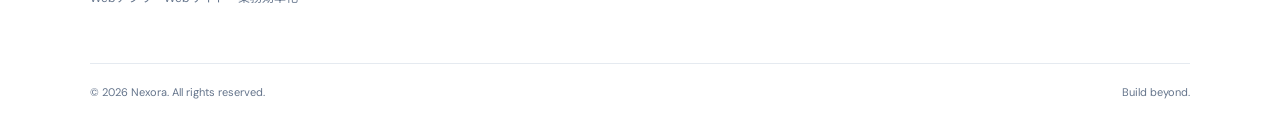
<file: works.html>
<!doctype html><html lang="ja"><head><meta charset="UTF-8"><meta name="viewport" content="width=device-width, initial-scale=1"><meta name="description" content="Nexoraの制作実績。"><meta name="robots" content="noindex,nofollow"><meta name="theme-color" content="#101827"><title>制作実績 | Nexora</title><link rel="icon" href="assets/favicon.svg" type="image/svg+xml"><link rel="stylesheet" href="css/style.css"><script src="js/config.js" defer></script><script src="js/main.js" defer></script></head><body><header class="topbar"><nav class="nav wrap" aria-label="メインナビゲーション"><a class="brand" href="index.html" aria-label="Nexora ホーム"><span class="mark">N.</span>nexora</a><div class="links" id="nav-links"><a href="services.html" >サービス</a><a href="products.html" >プロダクト</a><a href="works.html" aria-current=page>制作実績</a><a href="pricing.html" >料金</a><a href="contact.html" >お問い合わせ</a></div><div class="nav-actions"><button class="theme" type="button" data-theme-toggle aria-label="表示テーマを切り替える">◐</button><button class="menu" type="button" data-menu aria-expanded="false" aria-controls="nav-links" aria-label="メニューを開く">☰</button></div></nav></header><main id="main"><section class="page-head"><div class="wrap"><span class="eyebrow">Works</span><h1>つくったものに、理由がある。</h1><p>制作実績を紹介するためのページです。</p></div></section><section class="section "><div class="wrap"><div class="section-head"><div><span class="eyebrow">Portfolio</span><h2>掲載準備中</h2><p class="section-desc">公開許可と掲載内容の確認が取れた制作物から追加します。</p></div></div><div class="showcase"><div><span class="pill">Preparing</span><h3>制作事例を準備しています。</h3><p>許可のない学校・団体の制作物や、架空の実績は掲載しません。</p></div></div></div></section><section class="section"><div class="wrap"><div class="cta"><div><h2>アイデアを、次のかたちへ。</h2><p>WebサイトやWebアプリのご相談はこちらから。</p></div><a class="button " href="contact.html">お問い合わせ <span aria-hidden="true">↗</span></a></div></div></section></main><footer class="footer"><div class="wrap"><div class="footer-top"><div><a class="brand" href="index.html"><span class="mark">N.</span>nexora</a><p>技術で、可能性をひらく。<br>Webアプリ・Webサイト・業務効率化</p><a data-x-link href="#" class="text-link">X公式アカウント ↗</a></div><div class="footer-links"><a href="index.html">ホーム</a><a href="services.html">サービス</a><a href="products.html">プロダクト</a><a href="works.html">制作実績</a><a href="pricing.html">料金</a><a href="about.html">Nexoraについて</a><a href="contact.html">お問い合わせ</a><a href="privacy.html">プライバシー</a><a href="terms.html">利用・取引条件</a><a href="legal.html">事業者情報</a></div></div><div class="footer-bottom"><span>© 2026 Nexora. All rights reserved.</span><span>Build beyond.</span></div></div></footer></body></html>
</file>
<file: css/style.css>
@import url('https://fonts.googleapis.com/css2?family=DM+Sans:wght@400;500;600;700&family=Noto+Sans+JP:wght@400;500;600;700;800&display=swap');
:root{color-scheme:light;--bg:#fff;--fg:#101827;--muted:#64748b;--line:#e5eaf0;--panel:#f7f9fc;--blue:#315eea;--blue2:#e9efff;--shadow:0 18px 60px rgba(17,24,39,.06)}:root[data-theme=dark]{color-scheme:dark;--bg:#0b101a;--fg:#f2f5fb;--muted:#a0aec3;--line:#293344;--panel:#141c2a;--blue:#83a0ff;--blue2:#202f51;--shadow:0 18px 60px rgba(0,0,0,.18)}*{box-sizing:border-box}html{scroll-behavior:smooth}body{margin:0;background:var(--bg);color:var(--fg);font-family:'DM Sans','Noto Sans JP',sans-serif;font-size:15px;line-height:1.85;-webkit-font-smoothing:antialiased}a{color:inherit;text-decoration:none}button{font:inherit}a:focus-visible,button:focus-visible{outline:3px solid var(--blue);outline-offset:4px}::selection{background:var(--blue2)}.wrap{width:min(1100px,calc(100% - 44px));margin-inline:auto}.topbar{position:sticky;top:0;z-index:30;background:color-mix(in srgb,var(--bg) 91%,transparent);backdrop-filter:blur(18px);border-bottom:1px solid var(--line)}.nav{height:76px;display:flex;align-items:center;gap:32px}.brand{display:inline-flex;align-items:center;gap:11px;font-size:21px;font-weight:800;letter-spacing:-.07em;white-space:nowrap}.mark{width:35px;height:35px;border-radius:11px;background:var(--fg);color:var(--bg);display:grid;place-items:center;font-weight:800;font-size:22px;letter-spacing:-.09em}.links{margin-left:auto;display:flex;gap:27px;align-items:center}.links a{font-size:13px;color:var(--muted);font-weight:600}.links a:hover,.links a[aria-current=page]{color:var(--fg)}.nav-actions{display:flex;align-items:center;gap:10px}.theme,.menu{background:transparent;border:1px solid var(--line);color:var(--fg);border-radius:10px;width:38px;height:38px;cursor:pointer}.menu{display:none}.button{display:inline-flex;justify-content:center;align-items:center;gap:9px;padding:12px 21px;border-radius:11px;background:var(--fg);color:var(--bg);font-weight:700;font-size:13px;line-height:1.5;transition:transform .2s,opacity .2s}.button:hover{transform:translateY(-2px);opacity:.88}.button.secondary{background:var(--panel);color:var(--fg);border:1px solid var(--line)}.button.blue{background:#315eea;color:white}.button.disabled{opacity:.55;cursor:not-allowed}.eyebrow{font-size:11px;font-weight:800;letter-spacing:.2em;text-transform:uppercase;color:var(--blue)}.hero{padding:113px 0 100px;position:relative;overflow:hidden}.hero:after{content:'';position:absolute;width:450px;height:450px;right:-240px;top:20px;border-radius:50%;background:radial-gradient(circle,var(--blue2),transparent 70%);z-index:-1}.hero h1{font-size:clamp(39px,6.2vw,76px);line-height:1.34;letter-spacing:-.075em;margin:24px 0;max-width:850px;font-weight:800}.hero h1 em{font-style:normal;color:var(--blue)}.lead{font-size:clamp(15px,1.8vw,18px);color:var(--muted);max-width:660px;line-height:2.05}.hero-buttons{display:flex;flex-wrap:wrap;gap:12px;margin-top:33px}.hero-meta{display:flex;gap:22px;flex-wrap:wrap;margin-top:64px;color:var(--muted);font-size:12px}.hero-meta span:before{content:'•';color:var(--blue);margin-right:10px}.section{padding:94px 0}.section.soft{background:var(--panel)}.section-head{display:flex;justify-content:space-between;gap:22px;align-items:end;margin-bottom:36px}.section h2,.page-head h1{font-size:clamp(28px,4vw,46px);letter-spacing:-.065em;line-height:1.4;margin:12px 0}.section-desc,.page-head p{color:var(--muted);max-width:620px}.text-link{font-size:13px;font-weight:700;color:var(--blue);white-space:nowrap}.grid{display:grid;grid-template-columns:repeat(2,minmax(0,1fr));gap:16px}.grid.three{grid-template-columns:repeat(3,minmax(0,1fr))}.card{padding:30px;border:1px solid var(--line);border-radius:18px;background:var(--bg);transition:transform .2s,border-color .2s}.card:hover{transform:translateY(-3px);border-color:var(--blue)}.card .symbol{display:grid;place-items:center;background:var(--blue2);color:var(--blue);width:44px;height:44px;border-radius:12px;font-size:23px;margin-bottom:26px}.card h3{font-size:19px;letter-spacing:-.03em;margin:0 0 9px}.card p{color:var(--muted);font-size:13px;margin:0}.card .more{display:inline-block;margin-top:23px;font-size:12px;font-weight:700;color:var(--blue)}.showcase{border-radius:24px;border:1px solid var(--line);background:linear-gradient(145deg,var(--panel),var(--bg));padding:55px;display:flex;align-items:center;justify-content:space-between;gap:28px}.showcase h3{font-size:27px;letter-spacing:-.05em;margin:10px 0}.showcase p{color:var(--muted);max-width:570px}.pill{display:inline-flex;padding:5px 11px;border-radius:99px;background:var(--blue2);color:var(--blue);font-size:11px;font-weight:800}.steps{display:grid;grid-template-columns:repeat(3,1fr);gap:25px}.step{padding:16px 0;border-top:1px solid var(--line)}.step b{color:var(--blue);font-size:12px}.step h3{font-size:17px;margin:12px 0 5px}.step p{color:var(--muted);font-size:13px;margin:0}.cta{background:var(--fg);color:var(--bg);border-radius:24px;padding:64px 55px;display:flex;align-items:center;justify-content:space-between;gap:25px}.cta h2{font-size:clamp(25px,4vw,39px);letter-spacing:-.055em;margin:0 0 8px}.cta p{opacity:.75;margin:0}.cta .button{background:var(--bg);color:var(--fg)}.page-head{padding:92px 0 57px;border-bottom:1px solid var(--line)}.page-head h1{font-size:clamp(35px,5vw,60px)}.content{padding:68px 0 100px}.content h2{font-size:23px;letter-spacing:-.04em;margin:38px 0 12px}.content p,.content li{color:var(--muted)}.content ul{padding-left:22px}.notice{padding:18px 21px;border-radius:13px;background:var(--panel);border:1px solid var(--line);font-size:13px;color:var(--muted);margin:22px 0}.price{font-size:28px;font-weight:800;letter-spacing:-.05em;margin:12px 0}.footer{border-top:1px solid var(--line);padding:52px 0 26px}.footer-top{display:flex;justify-content:space-between;gap:30px}.footer p{font-size:12px;color:var(--muted)}.footer-links{display:flex;gap:16px 28px;flex-wrap:wrap;max-width:540px;justify-content:end}.footer-links a{font-size:12px;color:var(--muted)}.footer-bottom{margin-top:42px;padding-top:18px;border-top:1px solid var(--line);display:flex;justify-content:space-between;gap:10px;font-size:11px;color:var(--muted)}@media(max-width:780px){.nav{height:68px}.links{display:none;position:absolute;top:68px;left:0;right:0;background:var(--bg);padding:18px 22px 25px;border-bottom:1px solid var(--line);flex-direction:column;align-items:stretch;gap:16px}.links.open{display:flex}.links a{font-size:15px}.menu{display:block}.nav-actions{margin-left:auto}.hero{padding:75px 0}.hero-meta{margin-top:43px}.section{padding:65px 0}.section-head{display:block}.grid.three{grid-template-columns:1fr 1fr}.steps{grid-template-columns:1fr 1fr}.showcase,.cta{padding:33px;display:block}.showcase .button,.cta .button{margin-top:20px}.footer-top{display:block}.footer-links{justify-content:start;margin-top:20px}.page-head{padding:66px 0 44px}}@media(max-width:530px){.grid,.grid.three,.steps{grid-template-columns:1fr}.hero h1{font-size:39px}.card{padding:25px}.hero-meta{gap:8px 18px}.section-head{margin-bottom:26px}.cta{padding:30px}.footer-bottom{display:block}}@media(prefers-reduced-motion:reduce){html{scroll-behavior:auto}*,*:before,*:after{transition:none!important;animation:none!important}}
</file>
